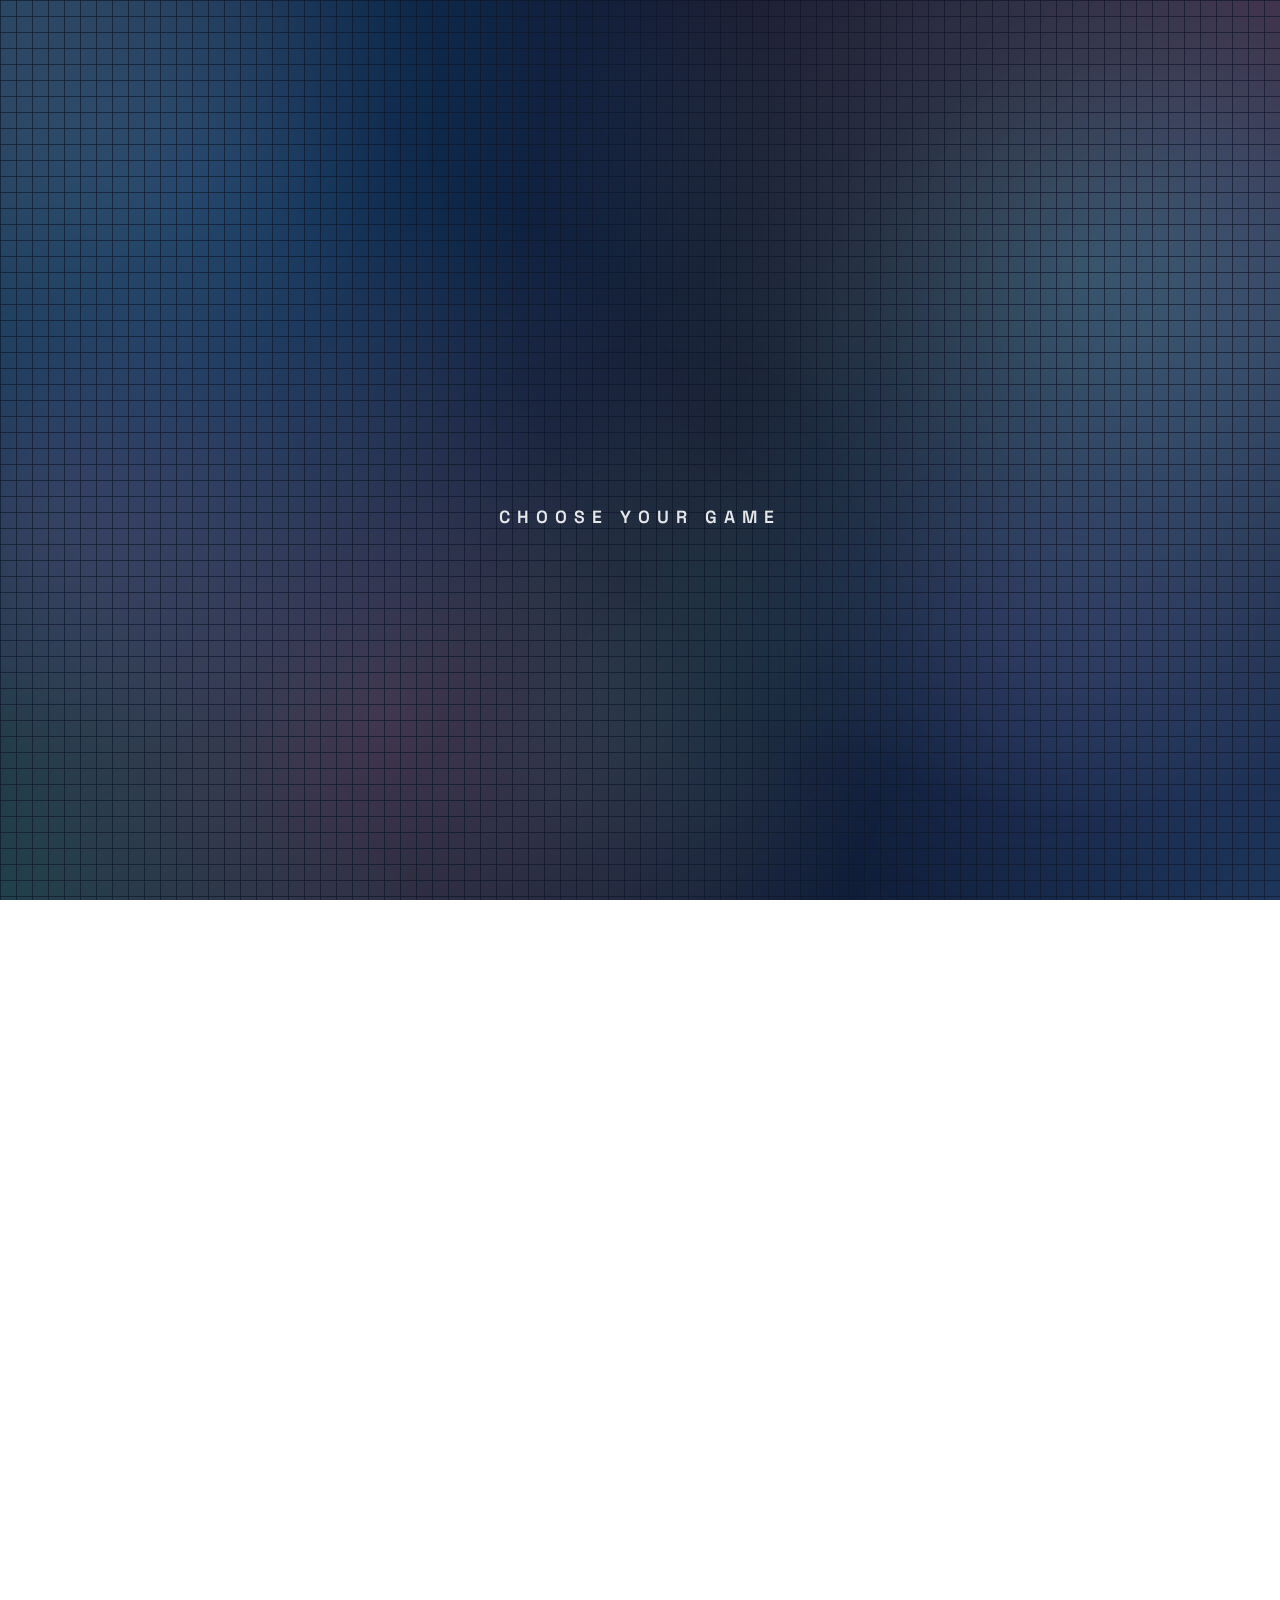
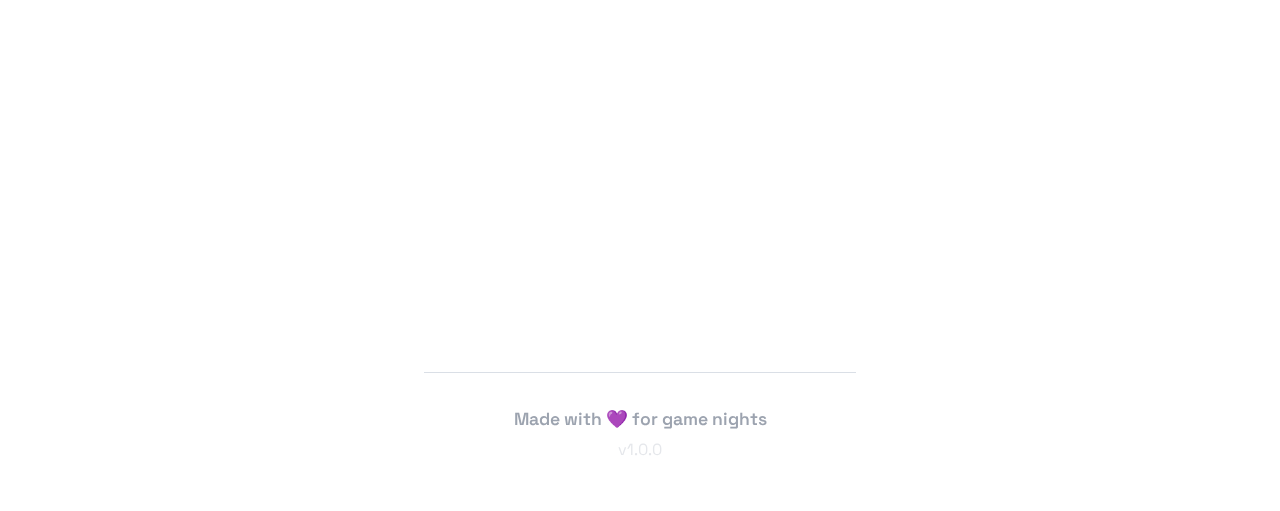
<file: index.html>
<!DOCTYPE html>
<html lang="en">

<head>
  <meta charset="UTF-8">
  <meta name="viewport" content="width=device-width, initial-scale=1.0, maximum-scale=1.0, user-scalable=no">
  <meta name="description"
    content="Meenit's Playground - Mobile party games including Odd One In, Undercover, and Mafia">
  <meta name="theme-color" content="#8B5CF6">
  <title>Meenit's Playground - Party Games</title>

  <!-- Styles -->
  <link rel="stylesheet" href="css/global.css">
  <link rel="stylesheet" href="css/home.css">

  <!-- Preload fonts -->
  <link rel="preconnect" href="https://fonts.googleapis.com">
  <link rel="preconnect" href="https://fonts.gstatic.com" crossorigin>
</head>

<body>
  <!-- Floating Background Elements -->
  <div class="floating-shapes">
    <div class="shape shape-1"></div>
    <div class="shape shape-2"></div>
    <div class="shape shape-3"></div>
    <div class="shape shape-4"></div>
    <div class="shape shape-5"></div>
  </div>

  <div class="container">
    <!-- Hero Section -->
    <header class="hero">
      <div class="logo-container">
        <img src="images/Meenit's Playground.png" alt="Meenit's Playground Logo" class="main-logo">
      </div>
      <h1 class="hero-title">Meenit's Playground</h1>
      <p class="hero-subtitle">Where Friends Become Rivals! 🎭</p>
    </header>

    <!-- Game Selection -->
    <main class="games-section">
      <h2 class="section-title">Choose Your Game</h2>

      <div class="games-grid">
        <!-- Odd One In Card -->
        <div class="game-card" data-game="odd-one-in">
          <div class="game-card-inner">
            <div class="game-icon">
              <img src="images/Odd One In Logo.png" alt="Odd One In">
            </div>
            <h3 class="game-title">Odd One In</h3>
            <p class="game-description">Think fast, answer faster! Spot the odd answers in 10 seconds.</p>
            <div class="game-meta">
              <span class="players">👥 3-∞ Players</span>
              <span class="difficulty">⏱️ Quick Rounds</span>
            </div>
            <a href="games/odd-one-in.html" class="btn btn-primary btn-full play-btn">
              Play Now
            </a>
          </div>
        </div>

        <!-- Undercover Card -->
        <div class="game-card" data-game="undercover">
          <div class="game-card-inner">
            <div class="game-icon">
              <img src="images/Undercover Logo.png" alt="Undercover">
            </div>
            <h3 class="game-title">Undercover</h3>
            <p class="game-description">Agents vs Spies! Find the imposters using your word clues.</p>
            <div class="game-meta">
              <span class="players">👥 4-∞ Players</span>
              <span class="difficulty">🎭 Deception</span>
            </div>
            <a href="games/undercover.html" class="btn btn-primary btn-full play-btn">
              Play Now
            </a>
          </div>
        </div>

        <!-- Mafia Card -->
        <div class="game-card" data-game="mafia">
          <div class="game-card-inner">
            <div class="game-icon">
              <img src="images/Mafia Logo.png" alt="Mafia">
            </div>
            <h3 class="game-title">Mafia</h3>
            <p class="game-description">Classic social deduction! Civilians hunt the hidden Mafia.</p>
            <div class="game-meta">
              <span class="players">👥 5-∞ Players</span>
              <span class="difficulty">🕵️ Strategy</span>
            </div>
            <a href="games/mafia.html" class="btn btn-primary btn-full play-btn">
              Play Now
            </a>
          </div>
        </div>
      </div>
    </main>

    <!-- Footer -->
    <footer class="footer">
      <p class="footer-text">Made with 💜 for game nights</p>
      <p class="footer-version">v1.0.0</p>
    </footer>
  </div>

  <!-- Scripts -->
  <script src="js/utils.js"></script>
  <script>
    // Add ripple effects to all buttons
    document.querySelectorAll('.play-btn').forEach(btn => {
      btn.addEventListener('click', function (e) {
        addRippleEffect(this, e);
      });
    });

    // Add hover animations to game cards
    document.querySelectorAll('.game-card').forEach(card => {
      card.addEventListener('touchstart', function () {
        this.style.transform = 'translateY(-8px)';
      });

      card.addEventListener('touchend', function () {
        this.style.transform = '';
      });
    });

    // Animate elements on load
    window.addEventListener('load', () => {
      document.querySelector('.hero').classList.add('animate-fadeIn');

      const cards = document.querySelectorAll('.game-card');
      cards.forEach((card, index) => {
        setTimeout(() => {
          card.classList.add('animate-fadeIn');
        }, 100 * (index + 1));
      });
    });
  </script>
</body>

</html>
</file>
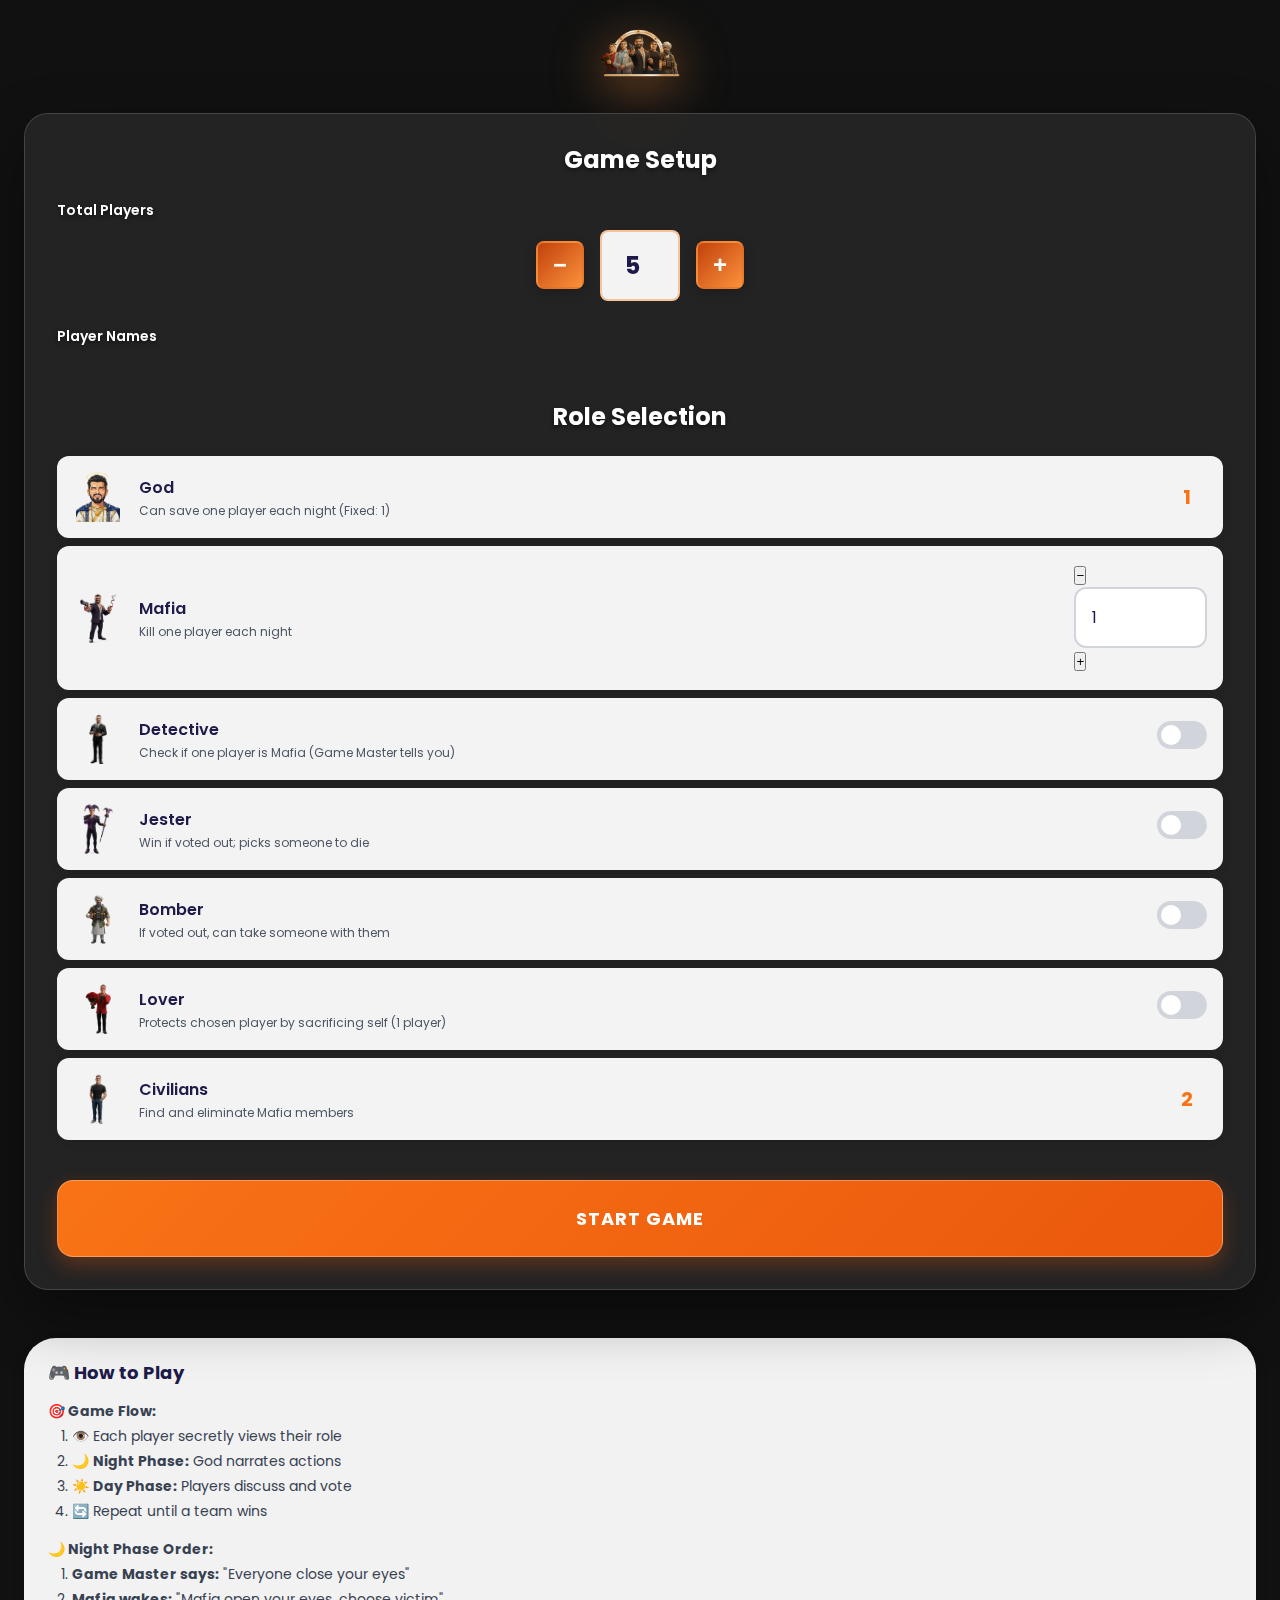
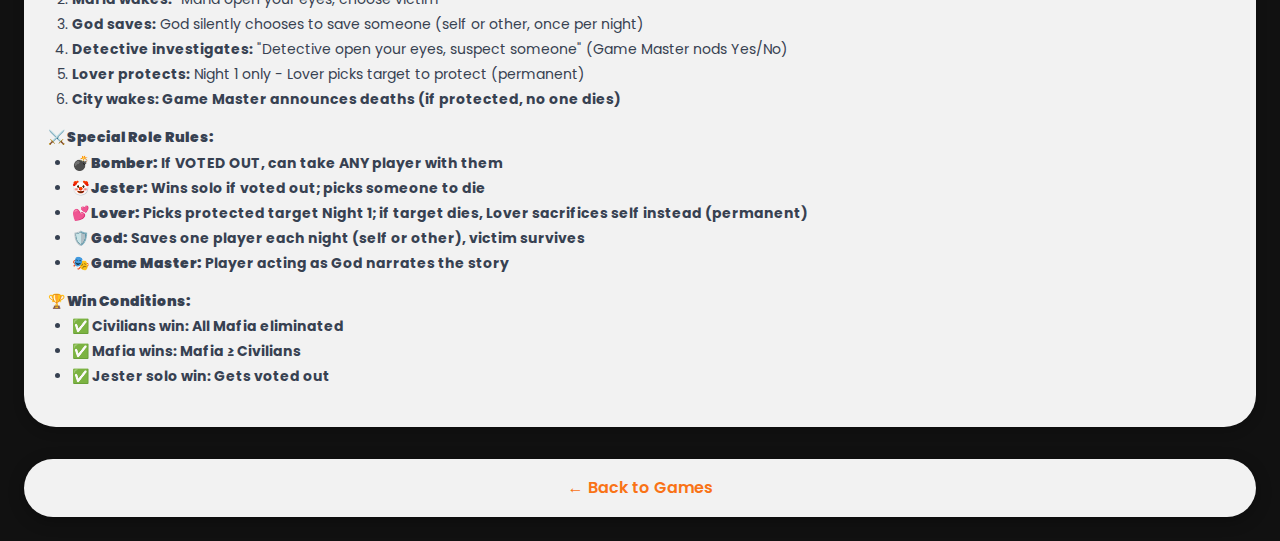
<file: games/mafia.html>
<!DOCTYPE html>
<html lang="en">

<head>
    <meta charset="UTF-8">
    <meta name="viewport" content="width=device-width, initial-scale=1.0, maximum-scale=1.0, user-scalable=no">
    <meta name="description" content="Mafia - Classic social deduction game">
    <meta name="theme-color" content="#F97316">
    <title>Mafia - Meenit's Playground</title>

    <link rel="stylesheet" href="../css/global.css">
    <link rel="stylesheet" href="../css/mafia.css">
</head>

<body>
    <div class="game-container">

        <!-- SCREEN 1: Setup -->
        <div id="screen-setup" class="screen">
            <div class="screen-header">
                <img src="../images/Mafia Logo.png" alt="Mafia" class="game-logo">
            </div>

            <div class="content-card">
                <h2>Game Setup</h2>

                <!-- Player Count -->
                <div class="form-group">
                    <label class="label-white">Total Players</label>
                    <div class="number-input">
                        <button class="number-btn" id="decrease-players">−</button>
                        <input type="number" id="player-count-input" value="5" min="5" max="15" readonly>
                        <button class="number-btn" id="increase-players">+</button>
                    </div>
                </div>

                <!-- Player Names -->
                <div class="form-group">
                    <label class="label-white">Player Names</label>
                    <div id="player-names-container"></div>
                </div>

                <!-- Role Selection -->
                <div class="role-distribution">
                    <h3>Role Selection</h3>

                    <!-- God (Fixed) -->
                    <div class="role-row-with-img">
                        <img src="../images/God.png" alt="God" class="role-icon">
                        <div class="role-info">
                            <span class="role-label">God</span>
                            <p class="role-desc">Can save one player each night (Fixed: 1)</p>
                        </div>
                        <span class="role-value">1</span>
                    </div>

                    <!-- Mafia -->
                    <div class="role-row-with-img">
                        <img src="../images/Mafia.png" alt="Mafia" class="role-icon">
                        <div class="role-info">
                            <span class="role-label">Mafia</span>
                            <p class="role-desc">Kill one player each night</p>
                        </div>
                        <div class="number-input-small">
                            <button class="number-btn-small" id="decrease-mafia">−</button>
                            <input type="number" id="mafia-count" value="1" min="0" max="5" readonly>
                            <button class="number-btn-small" id="increase-mafia">+</button>
                        </div>
                    </div>

                    <!-- Detective -->
                    <div class="role-row-with-img">
                        <img src="../images/Detective.png" alt="Detective" class="role-icon">
                        <div class="role-info">
                            <span class="role-label">Detective</span>
                            <p class="role-desc">Check if one player is Mafia (Game Master tells you)</p>
                        </div>
                        <label class="toggle-switch">
                            <input type="checkbox" id="detective-toggle">
                            <span class="toggle-slider"></span>
                        </label>
                    </div>

                    <!-- Jester -->
                    <div class="role-row-with-img">
                        <img src="../images/Jester.png" alt="Jester" class="role-icon">
                        <div class="role-info">
                            <span class="role-label">Jester</span>
                            <p class="role-desc">Win if voted out; picks someone to die</p>
                        </div>
                        <label class="toggle-switch">
                            <input type="checkbox" id="jester-toggle">
                            <span class="toggle-slider"></span>
                        </label>
                    </div>

                    <!-- Bomber -->
                    <div class="role-row-with-img">
                        <img src="../images/Bomber.png" alt="Bomber" class="role-icon">
                        <div class="role-info">
                            <span class="role-label">Bomber</span>
                            <p class="role-desc">If voted out, can take someone with them</p>
                        </div>
                        <label class="toggle-switch">
                            <input type="checkbox" id="bomber-toggle">
                            <span class="toggle-slider"></span>
                        </label>
                    </div>

                    <!-- Lovers -->
                    <div class="role-row-with-img">
                        <img src="../images/Lover.png" alt="Lover" class="role-icon">
                        <div class="role-info">
                            <span class="role-label">Lover</span>
                            <p class="role-desc">Protects chosen player by sacrificing self (1 player)</p>
                        </div>
                        <label class="toggle-switch">
                            <input type="checkbox" id="lover-toggle">
                            <span class="toggle-slider"></span>
                        </label>
                    </div>

                    <!-- Civilians (Auto-calculated) -->
                    <div class="role-row-with-img">
                        <img src="../images/Civilian.png" alt="Civilian" class="role-icon">
                        <div class="role-info">
                            <span class="role-label">Civilians</span>
                            <p class="role-desc">Find and eliminate Mafia members</p>
                        </div>
                        <span class="role-value" id="civilian-count">2</span>
                    </div>
                </div>

                <button class="btn btn-primary btn-full btn-lg mt-xl" id="start-game-btn">Start Game</button>
            </div>

            <!-- Rules Section -->
            <div class="rules-section-footer">
                <h3>🎮 How to Play</h3>
                <div class="rules-content">
                    <p><strong>🎯 Game Flow:</strong></p>
                    <ol>
                        <li>👁️ Each player secretly views their role</li>
                        <li>🌙 <strong>Night Phase:</strong> God narrates actions</li>
                        <li>☀️ <strong>Day Phase:</strong> Players discuss and vote</li>
                        <li>🔄 Repeat until a team wins</li>
                    </ol>

                    <p><strong>🌙 Night Phase Order:</strong></p>
                    <ol>
                        <li><strong>Game Master says:</strong> "Everyone close your eyes"</li>
                        <li><strong>Mafia wakes:</strong> "Mafia open your eyes, choose victim"</li>
                        <li><strong>God saves:</strong> God silently chooses to save someone (self or other, once per
                            night)</li>
                        <li><strong>Detective investigates:</strong> "Detective open your eyes, suspect someone" (Game
                            Master nods Yes/No)</li>
                        <li><strong>Lover protects:</strong> Night 1 only - Lover picks target to protect (permanent)
                        </li>
                        <li><strong>City wakes:</b> Game Master announces deaths (if protected, no one dies)</li>
                    </ol>

                    <p><strong>⚔️ Special Role Rules:</strong></p>
                    <ul>
                        <li><strong>💣 Bomber:</strong> If VOTED OUT, can take ANY player with them</li>
                        <li><strong>🤡 Jester:</strong> Wins solo if voted out; picks someone to die</li>
                        <li><strong>💕 Lover:</strong> Picks protected target Night 1; if target dies, Lover sacrifices
                            self instead (permanent)</li>
                        <li><strong>🛡️ God:</strong> Saves one player each night (self or other), victim survives</li>
                        <li><strong>🎭 Game Master:</strong> Player acting as God narrates the story</li>
                    </ul>

                    <p><strong>🏆 Win Conditions:</strong></p>
                    <ul>
                        <li>✅ Civilians win: All Mafia eliminated</li>
                        <li>✅ Mafia wins: Mafia ≥ Civilians</li>
                        <li>✅ Jester solo win: Gets voted out</li>
                    </ul>
                </div>
            </div>

            <a href="../index.html" class="back-link">← Back to Games</a>
        </div>

        <!-- REST OF THE SCREENS STAY THE SAME -->

        <!-- SCREEN 2: Pass-Phone Role Viewing -->
        <div id="screen-role-viewing" class="screen hidden">
            <div class="role-viewing-center">
                <h1 class="centered-title">Role Assignment</h1>

                <div class="pass-phone-box">
                    <p class="player-name-large" id="next-viewer-name">Player Name</p>
                </div>

                <button class="btn btn-primary btn-full btn-lg" id="reveal-role-btn">👁️ Reveal My Role</button>
            </div>
        </div>

        <!-- SCREEN 3: Role Card Display -->
        <div id="screen-role-card" class="screen hidden">
            <div class="role-card-container">
                <div class="role-card">
                    <img src="../images/Civilian.png" alt="Role" class="role-image" id="role-image">
                    <h2 class="role-name" id="role-name">Civilian</h2>
                    <p class="role-description" id="role-description">Find the Mafia and eliminate them!</p>
                </div>

                <button class="btn btn-primary btn-full mt-2xl" id="done-viewing-btn">Pass Phone to&nbsp;<span
                        id="next-player-name">Next Player</span></button>
            </div>
        </div>

        <!-- SCREEN 4: GM Overview -->
        <div id="screen-gm-overview" class="screen hidden">
            <div class="screen-header">
                <h1>Game Master Overview</h1>
                <p class="subtitle">All player roles (Game Master only)</p>
            </div>

            <div class="content-card">
                <div id="all-roles-list" class="roles-grid"></div>

                <button class="btn btn-success btn-full btn-lg mt-xl" id="start-night-btn">Start Night Phase</button>
            </div>
        </div>

        <!-- SCREEN 5: Night Phase -->
        <div id="screen-night" class="screen hidden">
            <div class="screen-header">
                <h1>🌙 Night Phase</h1>
                <p class="subtitle">Round <span id="night-round-number">1</span> - Game Master speaks aloud</p>
            </div>

            <div class="content-card">
                <div class="night-instructions">
                    <h3>Game Master Instructions (Read Aloud):</h3>
                    <ol id="night-order-list"></ol>
                </div>

                <button class="btn btn-primary btn-full btn-lg mt-xl" id="end-night-btn">Complete Night Phase</button>
            </div>
        </div>

        <!-- SCREEN 5.5: Night Results (GM Only) -->
        <div id="screen-night-results" class="screen hidden">
            <div class="screen-header">
                <h1>⚖️ Night Results</h1>
                <p class="subtitle">Game Master: Process the night's events</p>
            </div>

            <div class="content-card">
                <div class="form-group">
                    <label>Who did the Mafia target?</label>
                    <select id="mafia-target-select" class="btn btn-outline btn-full text-left">
                        <option value="">Select Victim...</option>
                    </select>
                </div>

                <div class="form-group mt-lg">
                    <label>Who did the God save?</label>
                    <select id="god-target-select" class="btn btn-outline btn-full text-left">
                        <option value="">Select Player...</option>
                    </select>
                </div>

                <div id="night-calc-result" class="mt-xl text-center hidden">
                    <div class="result-box p-lg bg-gray-100 rounded-lg">
                        <p id="night-result-text" class="h3 mb-0"></p>
                    </div>
                </div>

                <button class="btn btn-primary btn-full btn-lg mt-xl" id="calc-night-btn">Calculate Night
                    Result</button>
                <button class="btn btn-success btn-full btn-lg mt-md hidden" id="proceed-to-day-btn">Proceed to Day
                    Phase</button>
            </div>
        </div>

        <!-- SCREEN 6: Day Phase -->
        <div id="screen-day" class="screen hidden">
            <div class="screen-header">
                <h1>☀️ Day Phase</h1>
                <p class="subtitle">Round <span id="day-round-number">1</span> - Discussion & Voting</p>
            </div>

            <div class="content-card">
                <p class="info-text">Discuss and vote! GM can eliminate up to 2 players.</p>

                <div class="alive-players-list">
                    <h3>Select Players to Eliminate (<span id="alive-count">7</span> alive)</h3>
                    <div id="alive-players-container"></div>
                </div>

                <button class="btn btn-danger btn-full btn-lg mt-xl" id="confirm-elimination-btn" disabled>Eliminate
                    Selected Players</button>
                <button class="btn btn-ghost btn-full mt-md" id="skip-elimination-btn">Skip Voting / End Day</button>
            </div>
        </div>

        <!-- SCREEN 7: Winner Screen -->
        <div id="screen-winner" class="screen hidden">
            <div class="confetti-container" id="confetti-container"></div>

            <div class="winner-content">
                <div class="trophy-icon">🏆</div>
                <h1 class="winner-title" id="winner-title">Civilians Win!</h1>

                <div class="winner-details">
                    <h3>Final Roles</h3>
                    <div id="final-roles-list"></div>
                </div>

                <button class="btn btn-primary btn-lg mt-2xl" id="play-again-btn">Play Again</button>
                <a href="../index.html" class="btn btn-ghost btn-lg mt-md">Back to Games</a>
            </div>
        </div>

    </div>

    <!-- Elimination Modal -->
    <div id="elimination-modal" class="modal hidden">
        <div class="modal-content">
            <h3>Select Player to Eliminate</h3>
            <div id="elimination-player-list"></div>
            <button class="btn btn-ghost btn-full mt-md" id="cancel-elimination-btn">Cancel</button>
        </div>
    </div>

    <!-- Role Reveal Modal -->
    <div id="reveal-modal" class="modal hidden">
        <div class="modal-content text-center">
            <h2 id="reveal-player-name" class="mb-lg">Player Name</h2>
            <div class="reveal-card p-xl bg-white rounded-2xl shadow-xl inline-block mb-xl">
                <img id="reveal-role-img" src="../images/Civilian.png" alt="Role" class="role-image mx-auto mb-md">
                <h3 id="reveal-role-name" class="role-name h2 mb-0">Role Name</h3>
            </div>
            <p class="text-gray-600 mb-xl">has been eliminated!</p>
            <button class="btn btn-primary btn-full btn-lg" id="close-reveal-btn">Continue</button>
        </div>
    </div>

    <!-- Bomber Target Modal -->
    <div id="bomber-modal" class="modal hidden">
        <div class="modal-content">
            <h3>💣 Bomber Activated!</h3>
            <p class="modal-text">The Bomber takes someone with them. Select target:</p>
            <div id="bomber-target-list"></div>
        </div>
    </div>

    <!-- Scripts -->
    <script src="../js/utils.js"></script>
    <script src="../js/mafia.js"></script>
</body>

</html>
</file>
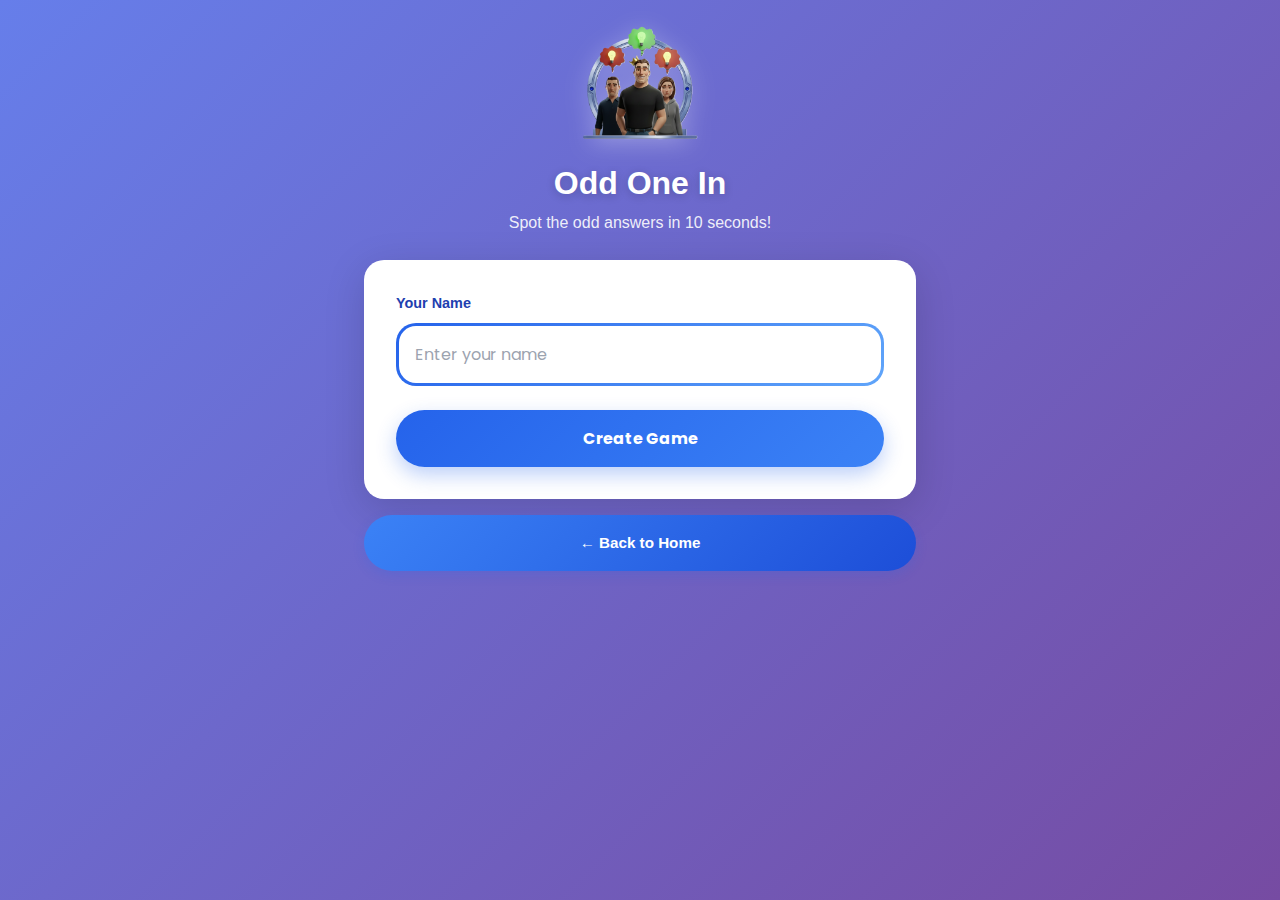
<file: games/odd-one-in.html>
<!DOCTYPE html>
<html lang="en">

<head>
    <meta charset="UTF-8">
    <meta name="viewport" content="width=device-width, initial-scale=1.0, maximum-scale=1.0, user-scalable=no">
    <meta name="description" content="Odd One In - Fast-paced party game">
    <meta name="theme-color" content="#8B5CF6">
    <title>Odd One In - Meenit's Playground</title>

    <link rel="stylesheet" href="../css/global.css">
    <link rel="stylesheet" href="../css/odd-one-in.css">
</head>

<body>
    <div class="game-container">

        <!-- SCREEN 1: Entry Screen (Name + Action) -->
        <div id="screen-entry" class="screen">
            <div class="screen-header">
                <img src="../images/Odd One In Logo.png" alt="Odd One In" class="game-logo">
                <h1>Odd One In</h1>
                <p class="subtitle">Spot the odd answers in 10 seconds!</p>
            </div>

            <div class="content-card">
                <div class="form-group">
                    <label for="entry-name">Your Name</label>
                    <input type="text" id="entry-name" placeholder="Enter your name" autocomplete="off">
                </div>
                <button class="btn btn-primary btn-full btn-lg" id="create-game-btn">Create Game</button>
            </div>

            <a href="../index.html" class="back-link" id="entry-back-home">← Back to Home</a>
        </div>

        <!-- SCREEN 2: Lobby (GM View) -->
        <div id="screen-lobby-gm" class="screen hidden">
            <div class="screen-header">
                <img src="../images/Odd One In Logo.png" alt="Odd One In" class="game-logo-lobby">
                <h1>Odd One In</h1>
                <p class="subtitle">Spot the odd answers in 10 seconds!</p>
            </div>

            <div class="content-card">
                <h2 class="internal-title">Game Lobby</h2>
                <div class="room-code-container">
                    <p class="invite-label">Invite your friends to play! 🎮</p>
                    <div class="invite-actions">
                        <button class="btn btn-whatsapp" id="share-whatsapp-btn">
                            <span class="icon">💬</span> WhatsApp
                        </button>
                        <button class="btn btn-copy" id="copy-link-btn">
                            <span class="icon">📋</span> Copy Link
                        </button>
                    </div>
                </div>

                <div class="players-list">
                    <h3>Players (<span id="player-count-gm">1</span>)</h3>
                    <div id="players-container-gm" class="lobby-player-grid">
                        <!-- Players will be added here -->
                    </div>
                </div>

                <button class="btn btn-primary btn-full btn-lg mt-xl" id="start-game-btn-gm">Start Game</button>
                <a href="../index.html" class="back-link">Back to Home</a>
            </div>

            <!-- Rules in Lobby -->
            <div class="rules-card">
                <div class="rules-header">
                    <span class="rules-icon">🎮</span>
                    <h3>How to Play</h3>
                </div>
                <div class="rules-list">
                    <div class="rule-item">
                        <span class="rule-num">1</span>
                        <p>Everyone gets a unique question to answer secretly.</p>
                    </div>
                    <div class="rule-item">
                        <span class="rule-num">2</span>
                        <p>You have <strong>10 seconds</strong> to type your answer.</p>
                    </div>
                    <div class="rule-item">
                        <span class="rule-num">3</span>
                        <p>Spot the <strong>"Odd One In"</strong> — the answer that doesn't fit the vibe!</p>
                    </div>
                    <div class="rule-item">
                        <span class="rule-num">4</span>
                        <p>Last player standing wins the playground! 🏆</p>
                    </div>
                </div>
            </div>
        </div>

        <!-- SCREEN 2.5: Lobby (Player View) -->
        <div id="screen-lobby-player" class="screen hidden">
            <div class="screen-header">
                <img src="../images/Odd One In Logo.png" alt="Odd One In" class="game-logo-lobby">
                <h1>Odd One In</h1>
                <p class="subtitle">Waiting for Game Master to start the game...</p>
            </div>

            <div class="content-card">
                <h2 class="internal-title">Waiting Room</h2>
                <div class="players-list">
                    <h3>Confirmed Players</h3>
                    <div id="players-container-player" class="lobby-player-grid">
                        <!-- Players will be added here -->
                    </div>
                </div>

                <div class="waiting-pulse mt-xl">
                    <div class="pulse-icon">⏳</div>
                    <p>The Game Master will start the game soon.</p>
                </div>
            </div>

            <!-- Rules in Lobby -->
            <div class="lobby-rules mt-xl">
                <h3>🎮 Game Rules</h3>
                <ul>
                    <li>1️⃣ Everyone gets a question</li>
                    <li>2️⃣ You have 10 seconds to answer</li>
                    <li>3️⃣ Find the "Odd One In" (the answer that doesn't fit)</li>
                    <li>4️⃣ Last player standing wins!</li>
                </ul>
            </div>
        </div>

        <!-- SCREEN 3: Player Join -->
        <div id="screen-player-join" class="screen hidden">
            <div class="screen-header">
                <img src="../images/Odd One In Logo.png" alt="Odd One In" class="game-logo">
                <h1>Join Game</h1>
                <p class="subtitle">Spot the odd answers in 10 seconds!</p>
            </div>

            <div class="content-card">
                <div class="form-group">
                    <label for="player-name">Your Name</label>
                    <input type="text" id="player-name" placeholder="Enter your name" autocomplete="off">
                </div>
                <button class="btn btn-primary btn-full btn-lg" id="join-game-btn">Join Game</button>
            </div>

            <a href="../index.html" class="back-link" id="join-back-home">← Back to Home</a>
        </div>

        <!-- SCREEN 4: Game Playing (Question & Answer) -->
        <div id="screen-playing" class="screen hidden">
            <div class="game-header">
                <div class="round-info">
                    <span class="round-number">Round <span id="current-round">1</span></span>
                    <span class="alive-count"><span id="alive-players">5</span> Players Left</span>
                </div>
            </div>

            <div class="question-container">
                <div class="timer-circle" id="timer-circle">
                    <span class="timer-number" id="timer-display">10</span>
                </div>

                <div class="question-card">
                    <h2 id="question-text">Name a fruit</h2>
                </div>

                <div class="gm-controls" id="gm-controls">
                    <button class="btn btn-sm btn-ghost" id="pause-timer-btn">⏸️ Pause</button>
                    <button class="btn btn-sm btn-ghost" id="reset-timer-btn">🔄 Reset</button>
                    <button class="btn btn-sm btn-ghost" id="edit-question-btn">✏️ Edit</button>
                    <button class="btn btn-sm btn-ghost" id="skip-question-btn">⏭️ Skip</button>
                </div>
            </div>

            <div class="answer-section" id="answer-section">
                <div class="current-player-turn" id="current-player-turn">
                    <p class="turn-label">Current Turn:</p>
                    <p class="player-name-turn" id="player-name-turn">---</p>
                </div>

                <div class="form-group">
                    <input type="text" id="answer-input" placeholder="Type your answer..." autocomplete="off">
                </div>
                <button class="btn btn-primary btn-full" id="submit-answer-btn">Submit Answer</button>
            </div>
        </div>

        <!-- SCREEN 5: Judging Phase -->
        <div id="screen-judging" class="screen hidden">
            <div class="screen-header">
                <h1>Judging Phase</h1>
                <p class="subtitle">Find the odd ones!</p>
            </div>

            <div class="content-card">
                <div class="question-display">
                    <p class="label">Question</p>
                    <p class="question-text-small" id="judging-question">Name a fruit</p>
                </div>

                <div class="answers-list">
                    <h3>Answers (Alphabetical)</h3>
                    <div id="answers-container">
                        <!-- Answer items will be added here -->
                    </div>
                </div>

                <button class="btn btn-success btn-full mt-lg" id="next-round-btn">Continue to Next Round</button>
            </div>
        </div>

        <!-- SCREEN 6: Winner Screen -->
        <div id="screen-winner" class="screen hidden">
            <div class="confetti-container" id="confetti-container"></div>

            <div class="winner-content">
                <div class="trophy-icon">🏆</div>
                <h1 class="winner-title">Winner!</h1>
                <p class="winner-name" id="winner-name">Player Name</p>
                <p class="winner-subtitle">Congratulations! 🎉</p>

                <button class="btn btn-primary btn-lg mt-2xl" id="play-again-btn">Play Again</button>
                <a href="../index.html" class="btn btn-ghost btn-lg mt-md">Back to Games</a>
            </div>
        </div>

        <!-- SCREEN 7: Spectator Mode -->
        <div id="screen-spectator" class="screen hidden">
            <div class="spectator-overlay">
                <div class="spectator-card">
                    <h2>👻 You're Out!</h2>
                    <p>You've been eliminated, but you can still watch the game.</p>
                    <div class="spectator-info">
                        <p class="label">Remaining Players</p>
                        <p class="big-number" id="spectator-alive-count">5</p>
                    </div>
                </div>
            </div>
        </div>

    </div>

    <!-- Edit Question Modal -->
    <div id="edit-question-modal" class="modal hidden">
        <div class="modal-content">
            <h3>Edit Question</h3>
            <div class="form-group">
                <input type="text" id="edit-question-input" placeholder="Enter new question">
            </div>
            <div class="modal-actions">
                <button class="btn btn-primary" id="save-question-btn">Save</button>
                <button class="btn btn-ghost" id="cancel-edit-btn">Cancel</button>
            </div>
        </div>
    </div>

    <!-- Scripts -->
    <script src="../js/utils.js"></script>
    <script src="../js/odd-one-in.js"></script>
</body>

</html>
</file>
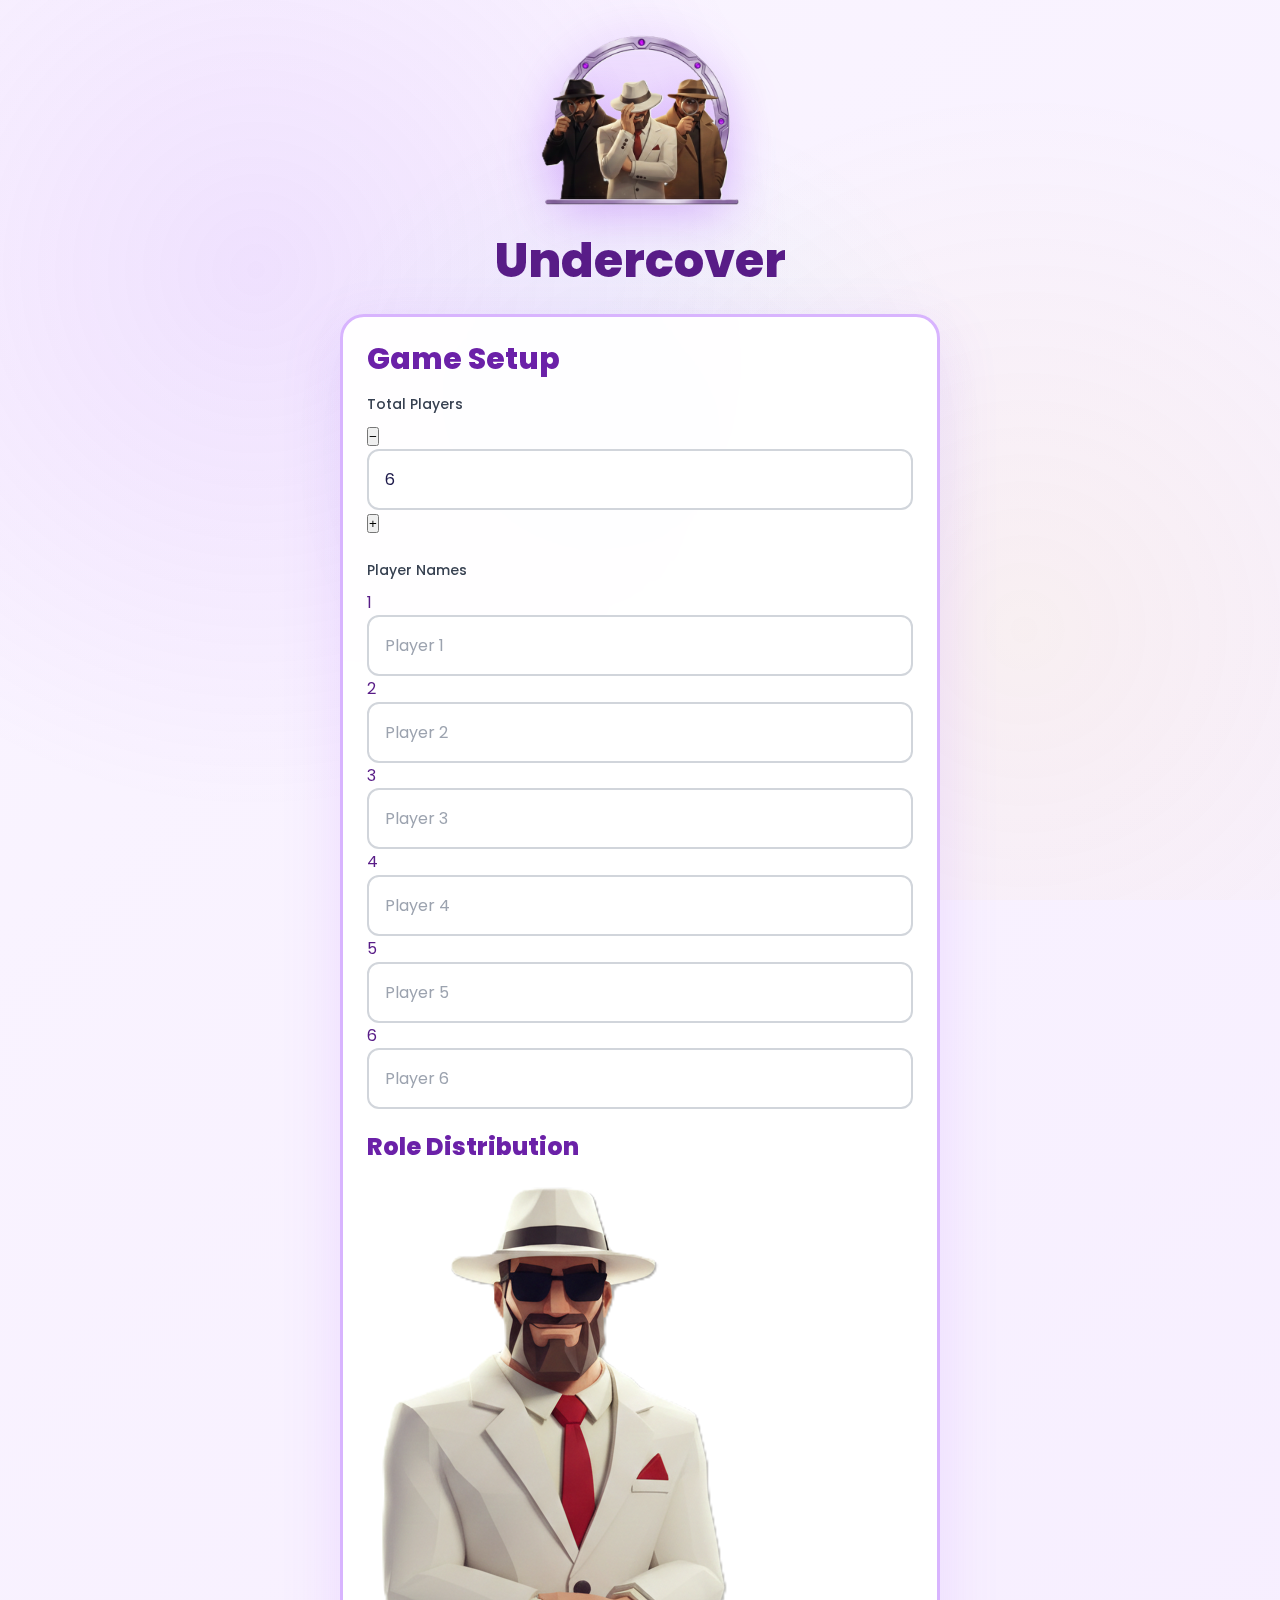
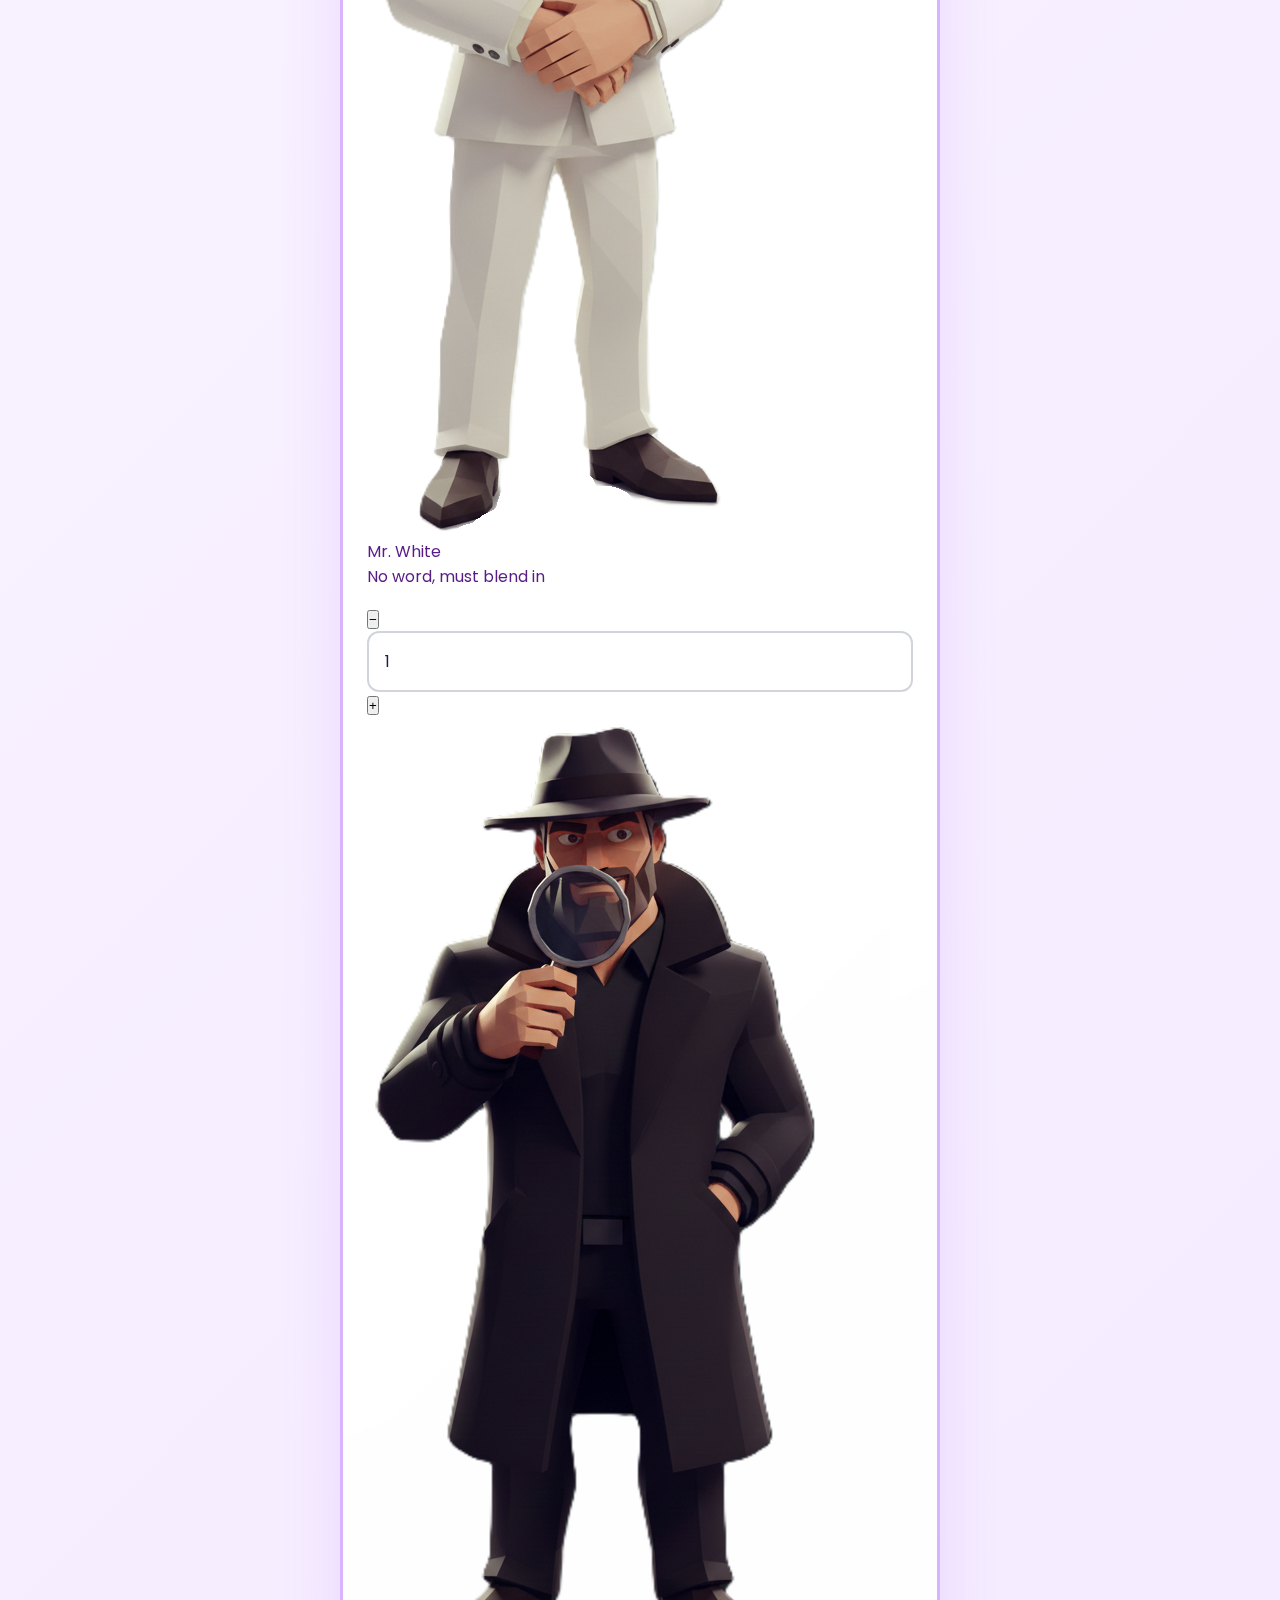
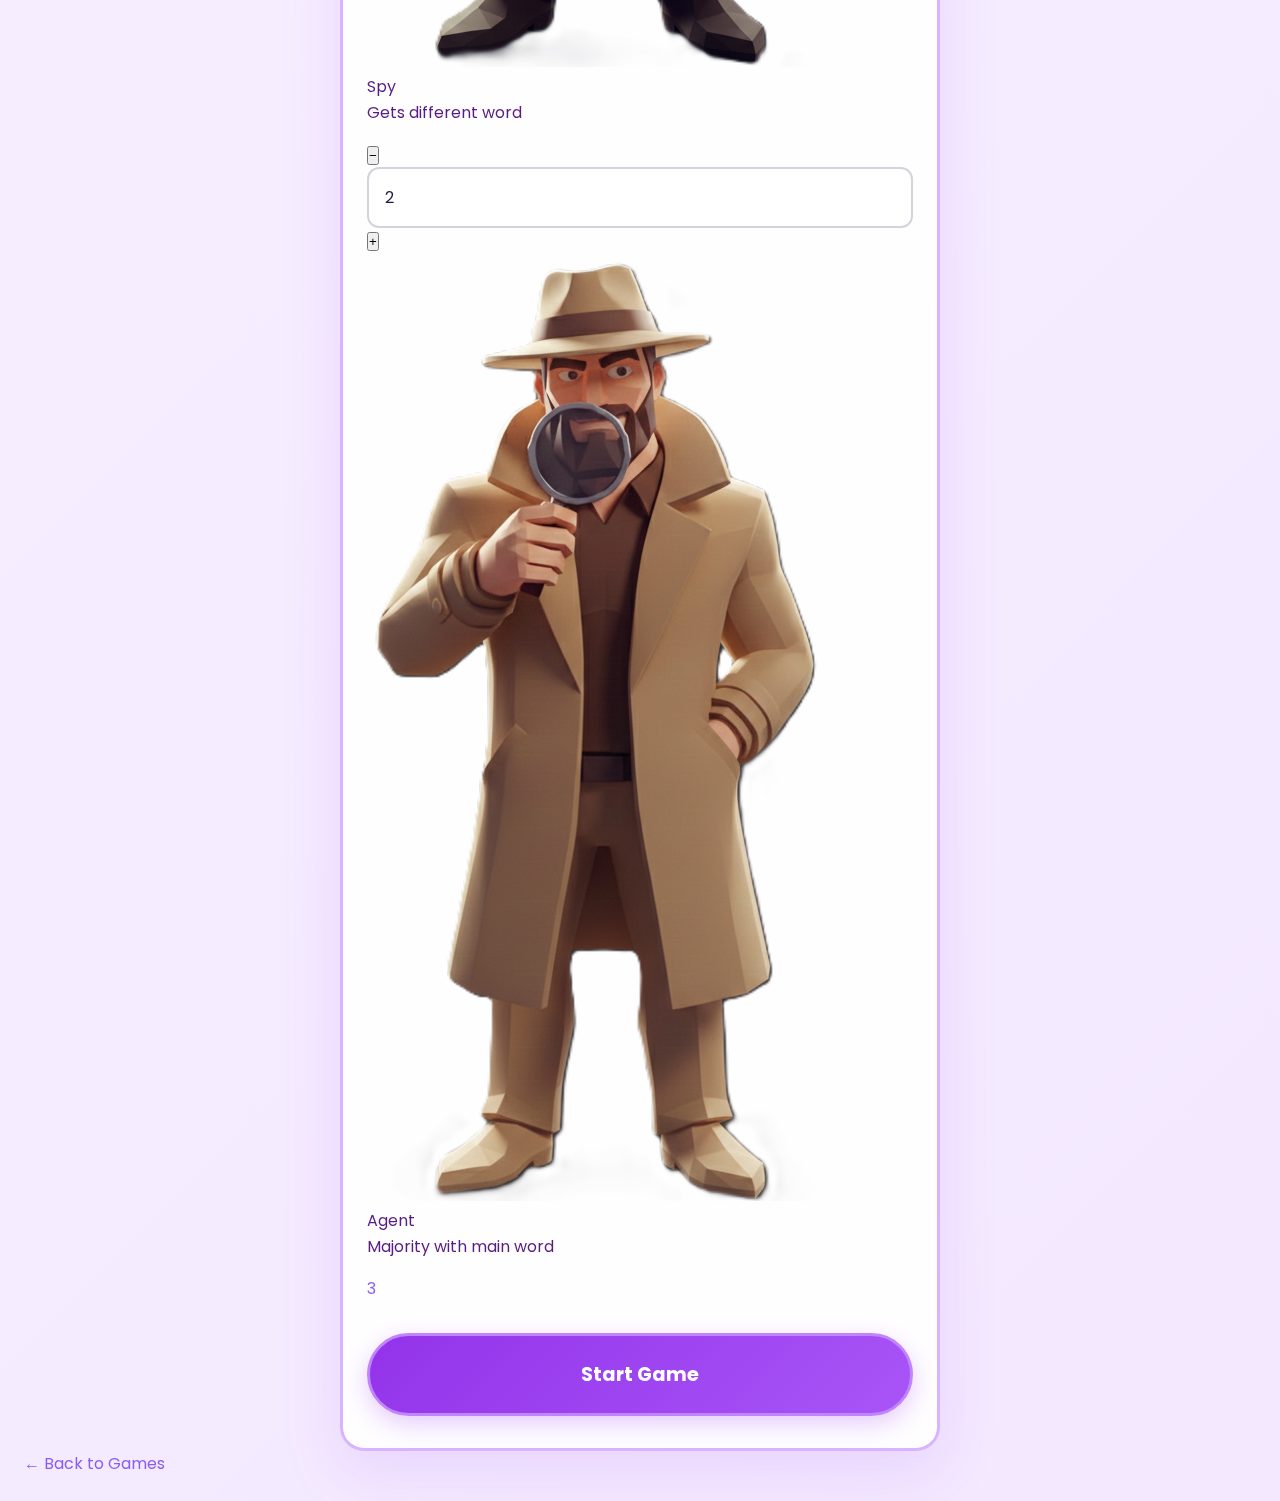
<file: games/undercover.html>
<!DOCTYPE html>
<html lang="en">

<head>
    <meta charset="UTF-8">
    <meta name="viewport" content="width=device-width, initial-scale=1.0, maximum-scale=1.0, user-scalable=no">
    <meta name="description" content="Undercover - Social deduction party game">
    <meta name="theme-color" content="#EC4899">
    <title>Undercover - Meenit's Playground</title>

    <link rel="stylesheet" href="../css/global.css">
    <link rel="stylesheet" href="../css/undercover.css">
</head>

<body>
    <div class="game-container">

        <!-- SCREEN 1: Setup -->
        <div id="screen-setup" class="screen">
            <div class="screen-header">
                <img src="../images/Undercover Logo.png" alt="Undercover" class="game-logo">
                <h1>Undercover</h1>
            </div>

            <div class="content-card">
                <h2>Game Setup</h2>

                <!-- Player Count -->
                <div class="form-group">
                    <label class="label-white">Total Players</label>
                    <div class="number-input">
                        <button class="number-btn" id="decrease-players">−</button>
                        <input type="number" id="player-count-input" value="6" min="4" max="15" readonly>
                        <button class="number-btn" id="increase-players">+</button>
                    </div>
                </div>

                <!-- Player Names -->
                <div class="form-group">
                    <label class="label-white">Player Names</label>
                    <div id="player-names-container"></div>
                </div>

                <!-- Role Distribution -->
                <div class="role-distribution">
                    <h3>Role Distribution</h3>

                    <div class="role-row-with-img">
                        <img src="../images/Mr. White.png" alt="Mr. White" class="role-icon">
                        <div class="role-info">
                            <span class="role-label">Mr. White</span>
                            <p class="role-desc">No word, must blend in</p>
                        </div>
                        <div class="number-input-small">
                            <button class="number-btn-small" id="decrease-mrwhite">−</button>
                            <input type="number" id="mrwhite-count" value="1" min="1" max="3" readonly>
                            <button class="number-btn-small" id="increase-mrwhite">+</button>
                        </div>
                    </div>

                    <div class="role-row-with-img">
                        <img src="../images/Spy.png" alt="Spy" class="role-icon">
                        <div class="role-info">
                            <span class="role-label">Spy</span>
                            <p class="role-desc">Gets different word</p>
                        </div>
                        <div class="number-input-small">
                            <button class="number-btn-small" id="decrease-spies">−</button>
                            <input type="number" id="spies-count" value="2" min="1" max="5" readonly>
                            <button class="number-btn-small" id="increase-spies">+</button>
                        </div>
                    </div>

                    <div class="role-row-with-img">
                        <img src="../images/Agent.png" alt="Agent" class="role-icon">
                        <div class="role-info">
                            <span class="role-label">Agent</span>
                            <p class="role-desc">Majority with main word</p>
                        </div>
                        <span class="role-value" id="agents-count">3</span>
                    </div>
                </div>

                <button class="btn btn-primary btn-full btn-lg mt-xl" id="start-game-btn">Start Game</button>
            </div>

            <a href="../index.html" class="back-link">← Back to Games</a>
        </div>

        <!-- SCREEN 2: Pass-Phone Role Viewing -->
        <div id="screen-role-viewing" class="screen hidden">
            <div class="role-viewing-center">
                <h1 class="centered-title">Role Assignment</h1>

                <div class="pass-phone-box">
                    <p class="player-name-large" id="next-viewer-name">Player Name</p>
                </div>

                <button class="btn btn-primary btn-full btn-lg" id="reveal-role-btn">👁️ Reveal My Role</button>
            </div>
        </div>

        <!-- SCREEN 3: Role Card Display -->
        <div id="screen-role-card" class="screen hidden">
            <div class="role-card-container">
                <h1 class="centered-title">Your Role</h1>

                <div class="role-card">
                    <img src="../images/Agent.png" alt="Role" class="role-image" id="role-image">
                    <div class="word-display" id="word-display-card">
                        <p class="word-text" id="word-text">Escalator</p>
                    </div>
                </div>

                <button class="btn btn-primary btn-full mt-2xl" id="done-viewing-btn">Pass Phone to <span
                        id="next-player-name">Next Player</span></button>
            </div>
        </div>

        <!-- SCREEN 4: Word Rounds -->
        <div id="screen-word-round" class="screen hidden">
            <div class="game-round-header">
                <h1 class="centered-title">Round <span id="word-round-number">1</span></h1>

                <div class="speaking-order-section">
                    <h3>Speaking Order</h3>
                    <div id="speaking-order-list"></div>
                </div>
            </div>

            <div class="content-card">
                <div class="elimination-section">
                    <h3>Eliminate Player (Vote 1)</h3>
                    <div id="elimination-list"></div>
                </div>

                <button class="btn btn-success btn-full btn-lg mt-lg" id="next-word-round-btn" disabled>Confirm
                    Elimination</button>
            </div>
        </div>

        <!-- SCREEN 5: Mr. White Guess -->
        <div id="screen-mrwhite-guess" class="screen hidden">
            <div class="screen-header">
                <h1>Mr. White's Guess</h1>
                <p class="subtitle">Guess both words correctly to win!</p>
            </div>

            <div class="content-card">
                <p class="info-text">Mr. White has been eliminated. They can guess both words to win!</p>

                <div class="form-group">
                    <label>Guess Word 1</label>
                    <input type="text" id="guess-word1" placeholder="Enter first word" autocomplete="off">
                </div>

                <div class="form-group">
                    <label>Guess Word 2</label>
                    <input type="text" id="guess-word2" placeholder="Enter second word" autocomplete="off">
                </div>

                <button class="btn btn-primary btn-full" id="submit-guess-btn">Submit Guess</button>
                <button class="btn btn-ghost btn-full mt-sm" id="skip-guess-btn">Skip (Wrong Guess)</button>
            </div>
        </div>

        <!-- SCREEN 6: Winner Screen -->
        <div id="screen-winner" class="screen hidden">
            <div class="confetti-container" id="confetti-container"></div>

            <div class="winner-content">
                <div class="trophy-icon">🏆</div>
                <h1 class="winner-title" id="winner-title">Agents Win!</h1>
                <div class="winner-details">
                    <h3>Final Roles</h3>
                    <div id="role-reveals-list"></div>
                </div>

                <button class="btn btn-primary btn-lg mt-2xl" id="play-again-btn">Play Again</button>
                <a href="../index.html" class="btn btn-ghost btn-lg mt-md">Back to Games</a>
            </div>
        </div>

    </div>

    <!-- Rules Modal -->
    <div id="rules-modal" class="modal hidden">
        <div class="modal-content-rules">

            <h2>How to Play Undercover</h2>

            <div class="rules-section">
                <h3>🎯 Objective</h3>
                <ul class="rules-list">
                    <li><strong>Agents:</strong> Find and eliminate all Spies and Mr. Whites</li>
                    <li><strong>Spies:</strong> Blend in with Agents and survive</li>
                    <li><strong>Mr. White:</strong> Survive without knowing any word, OR guess both words if eliminated
                    </li>
                </ul>
            </div>

            <div class="rules-section">
                <h3>👥 Roles Explained</h3>

                <div class="role-explain">
                    <div class="role-explain-header">
                        <img src="../images/Agent.png" alt="Agent" class="role-explain-icon">
                        <strong>Agent (Majority)</strong>
                    </div>
                    <p>You get Word 1. You DON'T know you're an Agent! Find the Spies and Mr. Whites by listening to
                        clues.</p>
                </div>

                <div class="role-explain">
                    <div class="role-explain-header">
                        <img src="../images/Spy.png" alt="Spy" class="role-explain-icon">
                        <strong>Spy (Minority)</strong>
                    </div>
                    <p>You get Word 2. You DON'T know you're a Spy! Blend in and pretend you have the same word as the
                        majority.</p>
                </div>

                <div class="role-explain">
                    <div class="role-explain-header">
                        <img src="../images/Mr. White.png" alt="Mr. White" class="role-explain-icon">
                        <strong>Mr. White (Wildcard)</strong>
                    </div>
                    <p>You get NO WORD at all. You KNOW you are Mr. White. Blend in without knowing either word, or win
                        by guessing both if eliminated. You can volunteer to be eliminated if you figure out the words!
                    </p>
                </div>
            </div>

            <div class="rules-section">
                <h3>🏆 Win Conditions</h3>
                <ul class="rules-list">
                    <li><strong>Agents Win:</strong> All Spies + Mr. Whites eliminated</li>
                    <li><strong>Spies/Mr. White Win:</strong> (Spies + Mr. Whites) ≥ Agents<br><small>Example: 2 Spies +
                            1 Mr. White = 3, Agents = 2 → Spies win!</small></li>
                    <li><strong>Mr. White Solo Win:</strong> Both words guessed correctly after elimination</li>
                </ul>
            </div>
        </div>
    </div>

    <!-- Scripts -->
    <script src="../js/utils.js"></script>
    <script src="../js/undercover.js"></script>
</body>

</html>
</file>
<file: css/global.css>
/* ================================
   MEENIT'S PLAYGROUND - GLOBAL STYLES
   Mobile-First Party Games Platform
   ================================ */

/* Import Fonts */
@import url('https://fonts.googleapis.com/css2?family=Poppins:wght@300;400;500;600;700;800&display=swap');

/* ================================
   CSS CUSTOM PROPERTIES
   ================================ */
:root {
  /* Colors - Vibrant & Playful */
  --primary: #8B5CF6;        /* Deep Purple */
  --primary-light: #A78BFA;  
  --primary-dark: #7C3AED;   
  --secondary: #EC4899;      /* Hot Pink */
  --secondary-light: #F472B6;
  --secondary-dark: #DB2777; 
  --accent: #F97316;         /* Orange */
  --accent-light: #FB923C;   
  --success: #10B981;        /* Emerald Green */
  --danger: #EF4444;         /* Red */
  --warning: #F59E0B;        /* Amber */
  --dark: #1E1B4B;           /* Deep Navy */
  --dark-light: #312E81;     
  --light: #FFFFFF;          
  --gray-50: #F9FAFB;
  --gray-100: #F3F4F6;
  --gray-200: #E5E7EB;
  --gray-300: #D1D5DB;
  --gray-400: #9CA3AF;
  --gray-500: #6B7280;
  --gray-600: #4B5563;
  --gray-700: #374151;
  --gray-800: #1F2937;
  --gray-900: #111827;
  
  /* Gradients */
  --gradient-primary: linear-gradient(135deg, #8B5CF6 0%, #EC4899 100%);
  --gradient-secondary: linear-gradient(135deg, #F97316 0%, #EC4899 100%);
  --gradient-dark: linear-gradient(135deg, #1E1B4B 0%, #312E81 100%);
  --gradient-success: linear-gradient(135deg, #10B981 0%, #3B82F6 100%);
  
  /* Spacing */
  --spacing-xs: 0.25rem;    /* 4px */
  --spacing-sm: 0.5rem;     /* 8px */
  --spacing-md: 1rem;       /* 16px */
  --spacing-lg: 1.5rem;     /* 24px */
  --spacing-xl: 2rem;       /* 32px */
  --spacing-2xl: 3rem;      /* 48px */
  --spacing-3xl: 4rem;      /* 64px */
  
  /* Typography */
  --font-family: 'Poppins', -apple-system, BlinkMacSystemFont, 'Segoe UI', sans-serif;
  --font-size-xs: 0.75rem;   /* 12px */
  --font-size-sm: 0.875rem;  /* 14px */
  --font-size-base: 1rem;    /* 16px */
  --font-size-lg: 1.125rem;  /* 18px */
  --font-size-xl: 1.25rem;   /* 20px */
  --font-size-2xl: 1.5rem;   /* 24px */
  --font-size-3xl: 1.875rem; /* 30px */
  --font-size-4xl: 2.25rem;  /* 36px */
  --font-size-5xl: 3rem;     /* 48px */
  
  --font-weight-light: 300;
  --font-weight-normal: 400;
  --font-weight-medium: 500;
  --font-weight-semibold: 600;
  --font-weight-bold: 700;
  --font-weight-extrabold: 800;
  
  /* Border Radius */
  --radius-sm: 0.375rem;   /* 6px */
  --radius-md: 0.5rem;     /* 8px */
  --radius-lg: 0.75rem;    /* 12px */
  --radius-xl: 1rem;       /* 16px */
  --radius-2xl: 1.5rem;    /* 24px */
  --radius-full: 9999px;   
  
  /* Shadows */
  --shadow-sm: 0 1px 2px 0 rgba(0, 0, 0, 0.05);
  --shadow-md: 0 4px 6px -1px rgba(0, 0, 0, 0.1), 0 2px 4px -1px rgba(0, 0, 0, 0.06);
  --shadow-lg: 0 10px 15px -3px rgba(0, 0, 0, 0.1), 0 4px 6px -2px rgba(0, 0, 0, 0.05);
  --shadow-xl: 0 20px 25px -5px rgba(0, 0, 0, 0.1), 0 10px 10px -5px rgba(0, 0, 0, 0.04);
  --shadow-2xl: 0 25px 50px -12px rgba(0, 0, 0, 0.25);
  --shadow-glow: 0 0 20px rgba(139, 92, 246, 0.5);
  
  /* Transitions */
  --transition-fast: 150ms ease-in-out;
  --transition-base: 250ms ease-in-out;
  --transition-slow: 350ms ease-in-out;
  
  /* Z-index */
  --z-base: 1;
  --z-dropdown: 10;
  --z-sticky: 20;
  --z-modal: 50;
  --z-toast: 100;
  
  /* Touch Targets */
  --touch-target-min: 44px;
}

/* ================================
   RESET & BASE STYLES
   ================================ */
* {
  margin: 0;
  padding: 0;
  box-sizing: border-box;
}

html {
  font-size: 16px;
  -webkit-font-smoothing: antialiased;
  -moz-osx-font-smoothing: grayscale;
}

body {
  font-family: var(--font-family);
  font-size: var(--font-size-base);
  font-weight: var(--font-weight-normal);
  line-height: 1.6;
  color: var(--dark);
  background-color: var(--gray-50);
  overflow-x: hidden;
}

/* ================================
   TYPOGRAPHY
   ================================ */
h1, h2, h3, h4, h5, h6 {
  font-weight: var(--font-weight-bold);
  line-height: 1.2;
  margin-bottom: var(--spacing-md);
}

h1 {
  font-size: var(--font-size-4xl);
  font-weight: var(--font-weight-extrabold);
}

h2 {
  font-size: var(--font-size-3xl);
}

h3 {
  font-size: var(--font-size-2xl);
}

h4 {
  font-size: var(--font-size-xl);
}

h5 {
  font-size: var(--font-size-lg);
}

h6 {
  font-size: var(--font-size-base);
}

p {
  margin-bottom: var(--spacing-md);
}

a {
  color: var(--primary);
  text-decoration: none;
  transition: color var(--transition-base);
}

a:hover {
  color: var(--primary-dark);
}

/* ================================
   BUTTONS
   ================================ */
.btn {
  display: inline-flex;
  align-items: center;
  justify-content: center;
  min-height: var(--touch-target-min);
  padding: var(--spacing-md) var(--spacing-xl);
  font-family: var(--font-family);
  font-size: var(--font-size-base);
  font-weight: var(--font-weight-semibold);
  text-align: center;
  border: none;
  border-radius: var(--radius-xl);
  cursor: pointer;
  transition: all var(--transition-base);
  user-select: none;
  -webkit-tap-highlight-color: transparent;
  box-shadow: var(--shadow-md);
}

.btn:active {
  transform: scale(0.95);
}

.btn:disabled {
  opacity: 0.5;
  cursor: not-allowed;
  pointer-events: none;
}

/* Button Variants */
.btn-primary {
  background: var(--gradient-primary);
  color: var(--light);
  box-shadow: var(--shadow-lg);
}

.btn-primary:hover {
  box-shadow: var(--shadow-xl), var(--shadow-glow);
  transform: translateY(-2px);
}

.btn-secondary {
  background: var(--gradient-secondary);
  color: var(--light);
}

.btn-secondary:hover {
  box-shadow: var(--shadow-xl);
  transform: translateY(-2px);
}

.btn-success {
  background: var(--success);
  color: var(--light);
}

.btn-danger {
  background: var(--danger);
  color: var(--light);
}

.btn-outline {
  background: transparent;
  color: var(--primary);
  border: 2px solid var(--primary);
  box-shadow: none;
}

.btn-outline:hover {
  background: var(--primary);
  color: var(--light);
}

.btn-ghost {
  background: transparent;
  color: var(--gray-700);
  box-shadow: none;
}

.btn-ghost:hover {
  background: var(--gray-100);
}

/* Button Sizes */
.btn-sm {
  min-height: 36px;
  padding: var(--spacing-sm) var(--spacing-lg);
  font-size: var(--font-size-sm);
}

.btn-lg {
  min-height: 56px;
  padding: var(--spacing-lg) var(--spacing-2xl);
  font-size: var(--font-size-lg);
}

.btn-full {
  width: 100%;
}

/* ================================
   FORM ELEMENTS
   ================================ */
input,
textarea,
select {
  width: 100%;
  min-height: var(--touch-target-min);
  padding: var(--spacing-md);
  font-family: var(--font-family);
  font-size: var(--font-size-base);
  color: var(--dark);
  background-color: var(--light);
  border: 2px solid var(--gray-300);
  border-radius: var(--radius-lg);
  transition: all var(--transition-base);
  -webkit-appearance: none;
  appearance: none;
}

input:focus,
textarea:focus,
select:focus {
  outline: none;
  border-color: var(--primary);
  box-shadow: 0 0 0 3px rgba(139, 92, 246, 0.1);
}

input::placeholder,
textarea::placeholder {
  color: var(--gray-400);
}

label {
  display: block;
  margin-bottom: var(--spacing-sm);
  font-size: var(--font-size-sm);
  font-weight: var(--font-weight-medium);
  color: var(--gray-700);
}

.form-group {
  margin-bottom: var(--spacing-lg);
}

/* ================================
   CARDS
   ================================ */
.card {
  background: var(--light);
  border-radius: var(--radius-2xl);
  padding: var(--spacing-xl);
  box-shadow: var(--shadow-lg);
  transition: all var(--transition-base);
}

.card:hover {
  box-shadow: var(--shadow-xl);
  transform: translateY(-4px);
}

.card-glass {
  background: rgba(255, 255, 255, 0.1);
  backdrop-filter: blur(10px);
  -webkit-backdrop-filter: blur(10px);
  border: 1px solid rgba(255, 255, 255, 0.2);
}

/* ================================
   UTILITY CLASSES
   ================================ */
.container {
  width: 100%;
  max-width: 428px;
  margin: 0 auto;
  padding: 0 var(--spacing-lg);
}

.text-center {
  text-align: center;
}

.text-left {
  text-align: left;
}

.text-right {
  text-align: right;
}

.mt-0 { margin-top: 0; }
.mt-sm { margin-top: var(--spacing-sm); }
.mt-md { margin-top: var(--spacing-md); }
.mt-lg { margin-top: var(--spacing-lg); }
.mt-xl { margin-top: var(--spacing-xl); }
.mt-2xl { margin-top: var(--spacing-2xl); }

.mb-0 { margin-bottom: 0; }
.mb-sm { margin-bottom: var(--spacing-sm); }
.mb-md { margin-bottom: var(--spacing-md); }
.mb-lg { margin-bottom: var(--spacing-lg); }
.mb-xl { margin-bottom: var(--spacing-xl); }
.mb-2xl { margin-bottom: var(--spacing-2xl); }

.hidden {
  display: none !important;
}

.flex {
  display: flex;
}

.flex-col {
  flex-direction: column;
}

.items-center {
  align-items: center;
}

.justify-center {
  justify-content: center;
}

.justify-between {
  justify-content: space-between;
}

.gap-sm { gap: var(--spacing-sm); }
.gap-md { gap: var(--spacing-md); }
.gap-lg { gap: var(--spacing-lg); }
.gap-xl { gap: var(--spacing-xl); }

/* ================================
   ANIMATIONS
   ================================ */

/* Page Transitions */
@keyframes slideIn {
  from {
    transform: translateX(100%);
    opacity: 0;
  }
  to {
    transform: translateX(0);
    opacity: 1;
  }
}

@keyframes slideOut {
  from {
    transform: translateX(0);
    opacity: 1;
  }
  to {
    transform: translateX(-100%);
    opacity: 0;
  }
}

@keyframes fadeIn {
  from {
    opacity: 0;
  }
  to {
    opacity: 1;
  }
}

@keyframes fadeOut {
  from {
    opacity: 1;
  }
  to {
    opacity: 0;
  }
}

/* Button Interactions */
@keyframes tapBounce {
  0%, 100% {
    transform: scale(1);
  }
  50% {
    transform: scale(0.95);
  }
}

@keyframes ripple {
  0% {
    transform: scale(0);
    opacity: 1;
  }
  100% {
    transform: scale(2);
    opacity: 0;
  }
}

/* Card Reveals */
@keyframes flipCard {
  0% {
    transform: perspective(1000px) rotateY(0deg);
  }
  50% {
    transform: perspective(1000px) rotateY(90deg);
  }
  100% {
    transform: perspective(1000px) rotateY(0deg);
  }
}

/* Error Feedback */
@keyframes shake {
  0%, 100% {
    transform: translateX(0);
  }
  10%, 30%, 50%, 70%, 90% {
    transform: translateX(-8px);
  }
  20%, 40%, 60%, 80% {
    transform: translateX(8px);
  }
}

/* Waiting States */
@keyframes pulse {
  0%, 100% {
    transform: scale(1);
    opacity: 1;
  }
  50% {
    transform: scale(1.05);
    opacity: 0.8;
  }
}

@keyframes spin {
  from {
    transform: rotate(0deg);
  }
  to {
    transform: rotate(360deg);
  }
}

/* Confetti Particles */
@keyframes confettiFall {
  0% {
    transform: translateY(-100vh) rotate(0deg);
    opacity: 1;
  }
  100% {
    transform: translateY(100vh) rotate(720deg);
    opacity: 0;
  }
}

/* Floating Elements */
@keyframes float {
  0%, 100% {
    transform: translateY(0) rotate(0deg);
  }
  50% {
    transform: translateY(-20px) rotate(5deg);
  }
}

@keyframes floatSlow {
  0%, 100% {
    transform: translate(0, 0);
  }
  25% {
    transform: translate(10px, -10px);
  }
  50% {
    transform: translate(-5px, -20px);
  }
  75% {
    transform: translate(-10px, -10px);
  }
}

/* Count-up Animation for Timers */
@keyframes countPulse {
  0% {
    transform: scale(1);
  }
  50% {
    transform: scale(1.2);
    color: var(--danger);
  }
  100% {
    transform: scale(1);
  }
}

/* Animation Classes */
.animate-slideIn {
  animation: slideIn 0.3s ease-out forwards;
}

.animate-fadeIn {
  animation: fadeIn 0.3s ease-out forwards;
}

.animate-shake {
  animation: shake 0.5s ease-in-out;
}

.animate-pulse {
  animation: pulse 2s ease-in-out infinite;
}

.animate-spin {
  animation: spin 1s linear infinite;
}

.animate-float {
  animation: float 3s ease-in-out infinite;
}

/* ================================
   RESPONSIVE DESIGN
   ================================ */

/* Mobile Small (375px minimum) */
@media (max-width: 374px) {
  html {
    font-size: 14px;
  }
}

/* Mobile Large (428px+) */
@media (min-width: 428px) {
  .container {
    max-width: 428px;
  }
}

/* Tablet (768px+) */
@media (min-width: 768px) {
  .container {
    max-width: 720px;
  }
  
  h1 {
    font-size: var(--font-size-5xl);
  }
}

/* Desktop (1024px+) */
@media (min-width: 1024px) {
  .container {
    max-width: 960px;
  }
}

/* ================================
   ACCESSIBILITY
   ================================ */
.sr-only {
  position: absolute;
  width: 1px;
  height: 1px;
  padding: 0;
  margin: -1px;
  overflow: hidden;
  clip: rect(0, 0, 0, 0);
  white-space: nowrap;
  border-width: 0;
}

/* Focus Styles */
*:focus-visible {
  outline: 2px solid var(--primary);
  outline-offset: 2px;
}

/* Reduced Motion */
@media (prefers-reduced-motion: reduce) {
  *,
  *::before,
  *::after {
    animation-duration: 0.01ms !important;
    animation-iteration-count: 1 !important;
    transition-duration: 0.01ms !important;
  }
}
</file>
<file: css/home.css>
/* ================================
   HOME PAGE - FUTURISTIC HUB THEME
   Neon grid, sci‑fi vibe
   ================================ */

@import url('https://fonts.googleapis.com/css2?family=Space+Grotesk:wght@400;500;600;700&display=swap');

body {
    min-height: 100vh;
    font-family: 'Space Grotesk', system-ui, -apple-system, BlinkMacSystemFont, 'Segoe UI', sans-serif;
    background:
        radial-gradient(circle at 0% 0%, rgba(56, 189, 248, 0.25) 0%, transparent 55%),
        radial-gradient(circle at 100% 0%, rgba(244, 114, 182, 0.25) 0%, transparent 55%),
        radial-gradient(circle at 0% 100%, rgba(94, 234, 212, 0.25) 0%, transparent 55%),
        radial-gradient(circle at 100% 100%, rgba(96, 165, 250, 0.3) 0%, transparent 55%),
        linear-gradient(145deg, #020617 0%, #020617 35%, #020617 55%, #020617 100%);
    background-attachment: fixed;
    position: relative;
    overflow-x: hidden;
    color: #e5e7eb;
}

body::after {
    content: '';
    position: fixed;
    inset: 0;
    background:
        repeating-linear-gradient(to right,
            rgba(15, 23, 42, 0.7) 0,
            rgba(15, 23, 42, 0.7) 1px,
            transparent 1px,
            transparent 16px),
        repeating-linear-gradient(to bottom,
            rgba(15, 23, 42, 0.7) 0,
            rgba(15, 23, 42, 0.7) 1px,
            transparent 1px,
            transparent 16px),
        radial-gradient(circle at 15% 20%, rgba(59, 130, 246, 0.25) 0%, transparent 45%),
        radial-gradient(circle at 85% 30%, rgba(94, 234, 212, 0.25) 0%, transparent 45%),
        radial-gradient(circle at 30% 80%, rgba(244, 114, 182, 0.25) 0%, transparent 45%);
    pointer-events: none;
    z-index: 0;
    opacity: 0.9;
    animation: gridDrift 30s linear infinite;
}

@keyframes gridDrift {
    0% {
        transform: translate3d(0, 0, 0);
    }

    100% {
        transform: translate3d(-24px, -24px, 0);
    }
}

/* ================================
   FLOATING SHAPES - MULTICOLOR
   ================================ */
.floating-shapes {
    position: fixed;
    top: 0;
    left: 0;
    width: 100%;
    height: 100%;
    z-index: 0;
    pointer-events: none;
    overflow: hidden;
}

.shape {
    position: absolute;
    border-radius: 50%;
    opacity: 0.12;
    filter: blur(90px);
    animation: float 25s ease-in-out infinite;
}

.shape-1 {
    width: 450px;
    height: 450px;
    background: linear-gradient(135deg, #FB923C, #FDBA74);
    /* Orange */
    top: -150px;
    left: -150px;
    animation: float 22s ease-in-out infinite, colorShift1 14s ease-in-out infinite;
}

.shape-2 {
    width: 400px;
    height: 400px;
    background: linear-gradient(135deg, #3B82F6, #60A5FA);
    /* Blue */
    top: 10%;
    right: -120px;
    animation: float 26s ease-in-out infinite reverse, colorShift2 16s ease-in-out infinite;
}

.shape-3 {
    width: 350px;
    height: 350px;
    background: linear-gradient(135deg, #10B981, #34D399);
    /* Green */
    bottom: 60px;
    left: 50%;
    transform: translateX(-50%);
    animation: float 20s ease-in-out infinite, colorShift3 18s ease-in-out infinite;
}

.shape-4 {
    width: 300px;
    height: 300px;
    background: linear-gradient(135deg, #EC4899, #F472B6);
    /* Pink */
    top: 40%;
    left: -100px;
    animation: float 24s ease-in-out infinite reverse, colorShift1 15s ease-in-out infinite;
}

.shape-5 {
    width: 320px;
    height: 320px;
    background: linear-gradient(135deg, #8B5CF6, #A78BFA);
    /* Purple */
    bottom: 12%;
    right: 6%;
    animation: float 19s ease-in-out infinite, colorShift2 17s ease-in-out infinite;
}

@keyframes float {

    0%,
    100% {
        transform: translate(0, 0) rotate(0deg);
    }

    25% {
        transform: translate(35px, -45px) rotate(10deg);
    }

    50% {
        transform: translate(-25px, -70px) rotate(-10deg);
    }

    75% {
        transform: translate(45px, -35px) rotate(7deg);
    }
}

@keyframes colorShift1 {

    0%,
    100% {
        opacity: 0.12;
        filter: blur(90px) hue-rotate(0deg);
    }

    50% {
        opacity: 0.20;
        filter: blur(110px) hue-rotate(25deg);
    }
}

@keyframes colorShift2 {

    0%,
    100% {
        opacity: 0.12;
        filter: blur(90px) hue-rotate(0deg);
    }

    50% {
        opacity: 0.18;
        filter: blur(100px) hue-rotate(-25deg);
    }
}

@keyframes colorShift3 {

    0%,
    100% {
        opacity: 0.12;
        filter: blur(90px) hue-rotate(0deg);
    }

    50% {
        opacity: 0.22;
        filter: blur(120px) hue-rotate(15deg);
    }
}

/* ================================
   CONTAINER
   ================================ */
.container {
    position: relative;
    z-index: 1;
    min-height: 100vh;
    padding: var(--spacing-lg) var(--spacing-md) var(--spacing-2xl);
    display: flex;
    flex-direction: column;
    max-width: 480px;
    margin: 0 auto;
}

/* ================================
   HERO SECTION
   ================================ */
.hero {
    text-align: center;
    margin-bottom: var(--spacing-xl);
    padding-top: var(--spacing-xl);
    opacity: 0;
    animation: fadeInUp 0.7s ease-out 0.2s forwards;
}

@keyframes fadeInUp {
    from {
        opacity: 0;
        transform: translateY(25px);
    }

    to {
        opacity: 1;
        transform: translateY(0);
    }
}

.logo-container {
    margin-bottom: var(--spacing-md);
    animation: floatGentle 4s ease-in-out infinite;
}

@keyframes floatGentle {

    0%,
    100% {
        transform: translateY(0px);
    }

    50% {
        transform: translateY(-12px);
    }
}

.main-logo {
    width: min(180px, 55vw);
    height: auto;
    filter: drop-shadow(0 10px 30px rgba(15, 23, 42, 0.9));
}

@keyframes logoRainbow {

    0%,
    100% {
        filter: drop-shadow(0 6px 20px rgba(251, 146, 60, 0.25));
    }

    33% {
        filter: drop-shadow(0 8px 25px rgba(59, 130, 246, 0.35));
    }

    66% {
        filter: drop-shadow(0 8px 25px rgba(16, 185, 129, 0.35));
    }
}

.hero-title {
    font-size: clamp(2rem, 8vw, 3rem);
    font-weight: 700;
    margin-bottom: var(--spacing-xs);
    background: linear-gradient(120deg, #38bdf8, #22c55e, #f97316, #e879f9);
    background-size: 260% 260%;
    -webkit-background-clip: text;
    -webkit-text-fill-color: transparent;
    background-clip: text;
    animation: rainbowSlide 6s ease-in-out infinite, textFloat 3s ease-in-out infinite;
}

@keyframes rainbowSlide {

    0%,
    100% {
        background-position: 0% 50%;
    }

    50% {
        background-position: 100% 50%;
    }
}

@keyframes textFloat {

    0%,
    100% {
        transform: scale(1);
    }

    50% {
        transform: scale(1.04);
    }
}

.hero-subtitle {
    color: #9ca3af;
    font-size: clamp(0.9rem, 4vw, 1.1rem);
    font-weight: 500;
    margin: 0;
    letter-spacing: 0.08em;
    text-transform: uppercase;
}

@keyframes subtitleShimmer {

    0%,
    100% {
        color: #475569;
        text-shadow: none;
    }

    50% {
        color: #334155;
        text-shadow: 0 0 15px rgba(59, 130, 246, 0.2);
    }
}

/* ================================
   GAMES SECTION
   ================================ */
.games-section {
    margin-bottom: var(--spacing-xl);
    margin-top: var(--spacing-lg);
}

.section-title {
    color: #e5e7eb;
    text-align: center;
    font-size: clamp(0.8rem, 3.5vw, 1.1rem);
    text-transform: uppercase;
    letter-spacing: 0.4em;
    font-weight: 600;
    margin: var(--spacing-md) 0 0 0;
}

@keyframes titlePulse {

    0%,
    100% {
        opacity: 0.75;
        transform: scale(1);
    }

    50% {
        opacity: 1;
        transform: scale(1.03);
        text-shadow: 0 0 25px rgba(59, 130, 246, 0.25);
    }
}

.games-grid {
    display: grid;
    grid-template-columns: 1fr;
    gap: var(--spacing-lg);
    max-width: 500px;
    margin: 0 auto;
}

/* ================================
   GAME CARDS - MULTICOLOR
   ================================ */
.game-card {
    position: relative;
    opacity: 0;
    background: radial-gradient(circle at 0 0, rgba(56, 189, 248, 0.28), transparent 60%),
        radial-gradient(circle at 100% 100%, rgba(244, 114, 182, 0.24), transparent 60%),
        rgba(15, 23, 42, 0.96);
    border: 1px solid rgba(148, 163, 184, 0.6);
    border-radius: 22px;
    padding: var(--spacing-xl) var(--spacing-lg);
    overflow: hidden;
    box-shadow: 0 18px 40px rgba(0, 0, 0, 0.8);
    transform-origin: center;
    transform: translateY(24px) scale(0.97);
    transition: transform 0.25s ease, box-shadow 0.25s ease, border-color 0.25s ease;
}

.game-card:nth-child(1) {
    animation: cardFadeIn 0.6s ease-out 0.15s forwards;
}

.game-card:nth-child(2) {
    animation: cardFadeIn 0.6s ease-out 0.3s forwards;
}

.game-card:nth-child(3) {
    animation: cardFadeIn 0.6s ease-out 0.45s forwards;
}

@keyframes cardFadeIn {
    from {
        opacity: 0;
        transform: translateY(28px) scale(0.96) rotateX(6deg);
    }

    to {
        opacity: 1;
        transform: translateY(0) scale(1) rotateX(0deg);
    }
}

.game-card:active {
    transform: translateY(1px) scale(0.97);
}

.game-card-glow {
    position: absolute;
    top: -50%;
    left: -50%;
    width: 200%;
    height: 200%;
    background: radial-gradient(circle at center, var(--glow-color, rgba(56, 189, 248, 0.5)) 0%, transparent 60%);
    opacity: 0.4;
    pointer-events: none;
    z-index: 0;
    animation: glowPulseCard 5s ease-in-out infinite;
}

@keyframes glowPulseCard {

    0%,
    100% {
        opacity: 0.35;
        transform: scale(1);
    }

    50% {
        opacity: 0.6;
        transform: scale(1.08);
    }
}

/* Game-specific colors */
.game-card[data-game="odd-one-in"] {
    --glow-color: rgba(56, 189, 248, 0.5);
    border-color: rgba(56, 189, 248, 0.9);
}

.game-card[data-game="undercover"] {
    --glow-color: rgba(129, 140, 248, 0.5);
    border-color: rgba(129, 140, 248, 0.95);
}

.game-card[data-game="mafia"] {
    --glow-color: rgba(249, 115, 22, 0.55);
    border-color: rgba(249, 115, 22, 0.95);
}

@keyframes borderGlow1 {

    0%,
    100% {
        border-color: #60A5FA;
        box-shadow: 0 15px 50px rgba(0, 0, 0, 0.08), 0 0 30px rgba(59, 130, 246, 0.12);
    }

    50% {
        border-color: #3B82F6;
        box-shadow: 0 20px 60px rgba(0, 0, 0, 0.12), 0 0 45px rgba(59, 130, 246, 0.25);
    }
}

@keyframes borderGlow2 {

    0%,
    100% {
        border-color: #A78BFA;
        box-shadow: 0 15px 50px rgba(0, 0, 0, 0.08), 0 0 30px rgba(139, 92, 246, 0.12);
    }

    50% {
        border-color: #8B5CF6;
        box-shadow: 0 20px 60px rgba(0, 0, 0, 0.12), 0 0 45px rgba(139, 92, 246, 0.25);
    }
}

@keyframes borderGlow3 {

    0%,
    100% {
        border-color: #FDBA74;
        box-shadow: 0 15px 50px rgba(0, 0, 0, 0.08), 0 0 30px rgba(251, 146, 60, 0.12);
    }

    50% {
        border-color: #FB923C;
        box-shadow: 0 20px 60px rgba(0, 0, 0, 0.12), 0 0 45px rgba(251, 146, 60, 0.25);
    }
}

.game-card-content {
    position: relative;
    z-index: 1;
}

.game-card-header {
    display: flex;
    justify-content: center;
    margin-bottom: var(--spacing-sm);
}

.game-icon-wrapper {
    display: flex;
    flex-direction: column;
    align-items: center;
    gap: var(--spacing-sm);
}

.game-icon-small {
    width: min(150px, 52vw);
    height: auto;
    object-fit: contain;
    filter: drop-shadow(0 8px 18px rgba(0, 0, 0, 0.75));
    animation: iconFloat 4s ease-in-out infinite;
}

/* Game specific class definitions moved or updated below */

@keyframes iconFloat {

    0%,
    100% {
        transform: translateY(0px) rotate(0deg);
    }

    50% {
        transform: translateY(-10px) rotate(2deg);
    }
}

.game-name {
    font-size: clamp(1.5rem, 6vw, 1.75rem);
    font-weight: 600;
    margin: 0;
    text-align: center;
}

@keyframes nameScale {

    0%,
    100% {
        transform: scale(1);
    }

    50% {
        transform: scale(1.04);
    }
}

.game-card[data-game="odd-one-in"] .game-name {
    background: linear-gradient(135deg, #38bdf8, #22c55e);
    -webkit-background-clip: text;
    -webkit-text-fill-color: transparent;
    background-clip: text;
}

.game-card[data-game="undercover"] .game-name {
    background: linear-gradient(135deg, #a855f7, #6366f1);
    -webkit-background-clip: text;
    -webkit-text-fill-color: transparent;
    background-clip: text;
}

.game-card[data-game="mafia"] .game-name {
    background: linear-gradient(135deg, #f97316, #facc15);
    -webkit-background-clip: text;
    -webkit-text-fill-color: transparent;
    background-clip: text;
}

.game-description {
    color: #cbd5f5;
    font-size: clamp(0.85rem, 3.5vw, 0.95rem);
    line-height: 1.6;
    margin-bottom: var(--spacing-md);
    text-align: center;
    font-weight: var(--font-weight-medium);
}

.game-card-footer {
    display: flex;
    flex-direction: column;
    align-items: center;
    gap: var(--spacing-md);
    width: 100%;
}

.game-meta {
    display: flex;
    flex-wrap: wrap;
    gap: var(--spacing-sm);
    justify-content: center;
    width: 100%;
}

.meta-box {
    flex: 1 1 46%;
    max-width: none;
    display: flex;
    flex-direction: column;
    align-items: center;
    gap: var(--spacing-xs);
    background: rgba(15, 23, 42, 0.9);
    padding: var(--spacing-sm);
    border-radius: var(--radius-full);
    border: 1px solid rgba(148, 163, 184, 0.8);
}

@keyframes metaPulse {

    0%,
    100% {
        background: rgba(255, 255, 255, 0.8);
        transform: scale(1);
    }

    50% {
        background: rgba(255, 255, 255, 0.95);
        transform: scale(1.03);
    }
}

.meta-icon {
    font-size: 1.5rem;
    line-height: 1;
}

.meta-text {
    font-size: clamp(0.8rem, 3vw, 0.95rem);
    color: #e5e7eb;
    font-weight: 500;
    text-align: center;
}

.play-link {
    font-size: clamp(1rem, 4vw, 1.1rem);
    font-weight: var(--font-weight-extrabold);
    display: inline-flex;
    align-items: center;
    gap: var(--spacing-sm);
    padding: var(--spacing-md) var(--spacing-xl);
    background:
        linear-gradient(120deg, #22d3ee, #22c55e);
    border: 0;
    border-radius: var(--radius-full);
    text-decoration: none;
    animation: linkPulse 3.5s ease-in-out infinite;
    transition: transform 0.15s ease;
    width: 100%;
    justify-content: center;
}

.game-card[data-game="odd-one-in"] .play-link {
    color: #020617;
}

.game-card[data-game="undercover"] .play-link {
    color: #020617;
}

.game-card[data-game="mafia"] .play-link {
    color: #020617;
}

@keyframes linkPulse {

    0%,
    100% {
        transform: scale(1);
        box-shadow: 0 6px 18px rgba(0, 0, 0, 0.08);
    }

    50% {
        transform: scale(1.04);
        box-shadow: 0 10px 28px rgba(0, 0, 0, 0.12);
    }
}

.play-link:active {
    transform: scale(0.94) !important;
}

.play-link .arrow {
    animation: arrowBounce 2.5s ease-in-out infinite;
}

@keyframes arrowBounce {

    0%,
    100% {
        transform: translateX(0);
    }

    50% {
        transform: translateX(5px);
    }
}

/* ================================
   FOOTER
   ================================ */
.footer {
    text-align: center;
    padding-top: var(--spacing-xl);
    border-top: 1px solid rgba(148, 163, 184, 0.35);
    margin-top: auto;
}

.footer-text {
    color: #9ca3af;
    font-size: clamp(0.95rem, 4vw, 1.1rem);
    margin-bottom: var(--spacing-xs);
    font-weight: var(--font-weight-semibold);
}

.footer-heart {
    color: #6b7280;
    font-size: clamp(0.85rem, 3.5vw, 0.95rem);
    margin-top: var(--spacing-sm);
    margin-bottom: 0;
}

.heart-pump {
    display: inline-block;
    color: #EF4444;
    animation: heartPump 1.6s ease-in-out infinite;
}

@keyframes heartPump {

    0%,
    100% {
        transform: scale(1);
    }

    10%,
    30% {
        transform: scale(1.35);
    }

    20%,
    40% {
        transform: scale(1);
    }
}

/* ================================
   RESPONSIVE - TABLET & DESKTOP
   ================================ */
@media (min-width: 600px) {
    .games-grid {
        max-width: 600px;
    }

    .game-icon-small {
        width: 180px;
        height: 180px;
    }
}

@media (min-width: 768px) {
    .container {
        padding: var(--spacing-xl) var(--spacing-lg);
    }

    .games-grid {
        grid-template-columns: repeat(3, 1fr);
        max-width: 1200px;
        gap: var(--spacing-2xl);
    }

    .main-logo {
        width: 200px;
    }

    .game-icon-small {
        width: 160px;
        height: 160px;
    }
}

@media (min-width: 1024px) {
    .game-icon-small {
        width: 180px;
        height: 180px;
    }
}

/* ================================
   TOUCH IMPROVEMENTS
   ================================ */
@media (hover: none) and (pointer: coarse) {
    .game-card:active {
        transform: scale(0.96);
        transition: transform 0.1s ease;
    }

    .play-link:active {
        transform: scale(0.92) !important;
    }
}

/* 
   Mafia icon needs a manual boost because its visual footprint 
   is smaller than the other square/circular logos.
   Placed at the bottom to ensure it overrides generic icon sizes.
*/
.mafia-icon {
    width: 325px !important;
    height: 350px !important;
    margin-top: -100px;
    margin-bottom: -100px;
}
</file>
<file: css/mafia.css>
/* ================================
   MAFIA - GAME STYLES
   ================================ */

body {
    background: #111;
    min-height: 100vh;
    color: var(--light);
    transition: background 1s ease;
    position: relative;
    overflow-x: hidden;
}

/* Night Overlay (Stars) */
body.night {
    background: #000 !important;
}

body.night::before {
    content: '';
    position: fixed;
    top: 0;
    left: 0;
    width: 100%;
    height: 100%;
    background: radial-gradient(white, rgba(255, 255, 255, 0) 2px),
        radial-gradient(white, rgba(255, 255, 255, 0) 1px),
        radial-gradient(white, rgba(255, 255, 255, 0) 2px);
    background-size: 550px 550px, 350px 350px, 250px 250px;
    background-position: 0 0, 40px 60px, 130px 270px;
    animation: stars 60s linear infinite, twinkle 4s ease-in-out infinite;
    z-index: -1;
    opacity: 0.5;
}

body.day {
    background: linear-gradient(135deg, #F97316 0%, #0284C7 100%) !important;
}

body.day::after {
    content: '';
    position: fixed;
    top: 50px;
    right: 50px;
    width: 100px;
    height: 100px;
    background: radial-gradient(circle, #FDE047 30%, transparent 70%);
    filter: blur(20px);
    z-index: -1;
    animation: pulse 4s ease-in-out infinite;
}

body.day::before {
    content: '';
    position: fixed;
    top: -50%;
    left: -50%;
    width: 200%;
    height: 200%;
    background: repeating-conic-gradient(from 0deg,
            rgba(255, 255, 255, 0.05) 0deg 15deg,
            transparent 15deg 30deg);
    z-index: -1;
    animation: rotateRays 30s linear infinite;
    pointer-events: none;
}

@keyframes twinkle {

    0%,
    100% {
        opacity: 0.3;
    }

    50% {
        opacity: 0.7;
    }
}

@keyframes stars {
    from {
        transform: translateY(0);
    }

    to {
        transform: translateY(-550px);
    }
}

@keyframes rotateRays {
    from {
        transform: rotate(0deg);
    }

    to {
        transform: rotate(360deg);
    }
}

.game-container {
    min-height: 100vh;
    padding: var(--spacing-lg);
}

/* Logo centering and size */
.screen-header {
    text-align: center;
    margin-bottom: var(--spacing-xl);
}

.game-logo {
    max-width: 120px;
    width: 100%;
    height: auto;
    display: block;
    margin: 0 auto var(--spacing-md) auto;
    filter: drop-shadow(0 10px 25px rgba(251, 146, 60, 0.5));
    animation: logoFloat 3s ease-in-out infinite, logoGlow 4s ease-in-out infinite;
}

@keyframes logoFloat {

    0%,
    100% {
        transform: translateY(0px);
    }

    50% {
        transform: translateY(-10px);
    }
}

@keyframes logoGlow {

    0%,
    100% {
        filter: drop-shadow(0 10px 25px rgba(251, 146, 60, 0.5));
    }

    50% {
        filter: drop-shadow(0 15px 35px rgba(251, 146, 60, 0.8));
    }
}

.game-title-main {
    color: var(--light);
    font-size: var(--font-size-3xl);
    font-weight: var(--font-weight-extrabold);
    margin: 0 0 var(--spacing-sm) 0;
    background: linear-gradient(135deg, #FB923C 0%, #FDBA74 50%, #FB923C 100%);
    background-size: 200% 200%;
    -webkit-background-clip: text;
    -webkit-text-fill-color: transparent;
    background-clip: text;
    animation: gradientSlide 4s ease infinite, titlePulse 2s ease-in-out infinite;
}

@keyframes gradientSlide {

    0%,
    100% {
        background-position: 0% 50%;
    }

    50% {
        background-position: 100% 50%;
    }
}

@keyframes titlePulse {

    0%,
    100% {
        transform: scale(1);
    }

    50% {
        transform: scale(1.05);
    }
}

.subtitle {
    color: var(--gray-300);
    font-size: var(--font-size-sm);
    margin: 0;
    animation: subtitleGlow 3s ease-in-out infinite;
}

@keyframes subtitleGlow {

    0%,
    100% {
        opacity: 0.8;
    }

    50% {
        opacity: 1;
        text-shadow: 0 0 15px rgba(251, 146, 60, 0.4);
    }
}

/* Glassmorphism for containers */
.content-card {
    background: rgba(255, 255, 255, 0.08);
    backdrop-filter: blur(25px);
    -webkit-backdrop-filter: blur(25px);
    border: 1px solid rgba(255, 255, 255, 0.15);
    border-radius: var(--radius-2xl);
    padding: var(--spacing-xl);
    box-shadow: 0 25px 60px rgba(0, 0, 0, 0.4);
    margin-bottom: var(--spacing-xl);
    position: relative;
    z-index: 1;
}

body.day .content-card {
    background: rgba(255, 255, 255, 0.12);
    /* Brighter glass for day */
    border-color: rgba(255, 255, 255, 0.3);
}

/* Better label visibility */
.form-group>label,
.label-white {
    color: var(--light) !important;
    text-shadow: 0 2px 4px rgba(0, 0, 0, 0.5);
    font-weight: var(--font-weight-semibold);
}

/* Number buttons for player count */
.number-input {
    display: flex;
    align-items: center;
    justify-content: center;
    gap: var(--spacing-md);
}

.number-btn {
    width: 48px;
    height: 48px;
    background: linear-gradient(135deg, #C2410C 0%, #FB923C 100%);
    color: var(--light);
    border: 2px solid rgba(251, 146, 60, 0.5);
    border-radius: var(--radius-md);
    font-size: var(--font-size-2xl);
    font-weight: var(--font-weight-bold);
    cursor: pointer;
    transition: all var(--transition-base);
    display: flex;
    align-items: center;
    justify-content: center;
    box-shadow: 0 4px 12px rgba(0, 0, 0, 0.2);
}

.number-btn:hover:not(:disabled) {
    transform: scale(1.05);
    box-shadow: 0 6px 16px rgba(0, 0, 0, 0.3);
    background: linear-gradient(135deg, #9A3412 0%, #F97316 100%);
}

.number-btn:active:not(:disabled) {
    transform: scale(0.95);
}

.number-btn:disabled {
    opacity: 0.5;
    cursor: not-allowed;
    background: var(--gray-400);
}

.number-input input {
    width: 80px;
    text-align: center;
    font-size: var(--font-size-2xl);
    font-weight: var(--font-weight-bold);
    border: 2px solid rgba(251, 146, 60, 0.5);
    background: rgba(255, 255, 255, 0.95);
    border-radius: var(--radius-md);
}

/* Back link visibility */
.back-link {
    display: block;
    text-align: center;
    margin-top: var(--spacing-xl);
    background: rgba(255, 255, 255, 0.95) !important;
    color: #F97316 !important;
    padding: var(--spacing-md) var(--spacing-xl) !important;
    border-radius: var(--radius-full) !important;
    box-shadow: 0 4px 16px rgba(0, 0, 0, 0.3) !important;
    font-weight: var(--font-weight-semibold) !important;
    text-decoration: none;
    font-size: var(--font-size-base);
}

/* Rules section at bottom */
.rules-section-footer {
    margin-top: var(--spacing-2xl);
    padding: var(--spacing-lg);
    background: rgba(255, 255, 255, 0.95);
    border-radius: var(--spacing-xl);
    box-shadow: 0 4px 12px rgba(0, 0, 0, 0.2);
}

.rules-section-footer h3 {
    color: var(--dark);
    margin-bottom: var(--spacing-md);
    font-size: var(--font-size-lg);
}

.rules-content {
    color: var(--gray-700);
    font-size: var(--font-size-sm);
}

.rules-content p {
    margin-bottom: var(--spacing-xs);
}

.rules-content ul {
    margin-left: var(--spacing-lg);
    margin-bottom: var(--spacing-md);
}

.rules-content ol {
    margin-left: var(--spacing-lg);
    margin-bottom: var(--spacing-md);
}

.rules-content li {
    margin-bottom: var(--spacing-xs);
    line-height: 1.5;
}

/* ================================
   PLAYER NAMES SETUP
   ================================ */
#player-names-container {
    display: flex;
    flex-direction: column;
    gap: var(--spacing-sm);
    max-height: 300px;
    overflow-y: auto;
    padding: var(--spacing-sm);
    margin-bottom: var(--spacing-lg);
}

.player-name-input {
    display: flex;
    align-items: center;
    gap: var(--spacing-md);
    padding: var(--spacing-sm) var(--spacing-md);
    background: rgba(255, 255, 255, 0.95);
    border-radius: var(--radius-lg);
    border: 2px solid var(--gray-200);
    transition: all var(--transition-base);
}

.player-name-input .player-number {
    width: 28px;
    height: 28px;
    background: linear-gradient(135deg, #C2410C 0%, #FB923C 100%);
    color: var(--light);
    border-radius: 50%;
    display: flex;
    align-items: center;
    justify-content: center;
    font-weight: var(--font-weight-bold);
    font-size: var(--font-size-xs);
    flex-shrink: 0;
}

.player-name-input input {
    flex: 1;
    border: none;
    background: transparent;
    font-size: var(--font-size-base);
    min-height: 40px;
    padding: var(--spacing-xs);
    color: var(--dark);
}

.player-name-input input:focus {
    outline: none;
}

.player-name-input input::placeholder {
    color: var(--gray-400);
}

/* Custom Focus States (Replace Blue) */
input:focus,
button:focus,
.btn:focus,
select:focus {
    border-color: var(--accent) !important;
    box-shadow: 0 0 0 3px rgba(249, 115, 22, 0.3) !important;
    outline: none !important;
}

#player-names-container::-webkit-scrollbar {
    width: 6px;
}

#player-names-container::-webkit-scrollbar-track {
    background: rgba(0, 0, 0, 0.1);
    border-radius: var(--radius-full);
}

#player-names-container::-webkit-scrollbar-thumb {
    background: var(--accent);
    border-radius: var(--radius-full);
}

/* ================================
   ROLE CONFIGURATION
   ================================ */
.role-distribution {
    margin-top: var(--spacing-xl);
}

.role-distribution h3,
#screen-setup h2 {
    color: var(--light) !important;
    text-shadow: 0 2px 4px rgba(0, 0, 0, 0.5);
    font-size: var(--font-size-2xl);
    margin-bottom: var(--spacing-lg);
    text-align: center;
}

/* Role rows with images */
.role-row-with-img {
    display: flex;
    align-items: center;
    gap: var(--spacing-md);
    padding: var(--spacing-md);
    margin-bottom: var(--spacing-sm);
    background: rgba(255, 255, 255, 0.95);
    border-radius: var(--radius-lg);
    box-shadow: 0 2px 8px rgba(0, 0, 0, 0.1);
}

.role-icon {
    width: 50px;
    height: 50px;
    object-fit: contain;
    flex-shrink: 0;
}

.role-info {
    flex: 1;
    min-width: 0;
}

.role-label {
    display: block;
    font-size: var(--font-size-base);
    font-weight: var(--font-weight-bold);
    color: var(--dark);
    margin-bottom: 2px;
}

.role-desc {
    font-size: var(--font-size-xs);
    color: var(--gray-600);
    margin: 0;
    line-height: 1.3;
}

.role-value {
    font-size: var(--font-size-xl);
    font-weight: var(--font-weight-bold);
    color: var(--accent);
    min-width: 40px;
    text-align: center;
    flex-shrink: 0;
}

/* ================================
   ROLE VIEWING - CENTERED STYLE
   ================================ */
.role-viewing-center {
    display: flex;
    flex-direction: column;
    align-items: center;
    justify-content: center;
    min-height: 100vh;
    padding: var(--spacing-xl);
    text-align: center;
}

.centered-title {
    color: var(--light);
    font-size: var(--font-size-3xl);
    margin-bottom: var(--spacing-2xl);
    text-shadow: 0 4px 12px rgba(0, 0, 0, 0.3);
}

.pass-phone-box {
    background: rgba(255, 255, 255, 0.05);
    backdrop-filter: blur(30px);
    border: 1px solid rgba(255, 255, 255, 0.2);
    border-radius: var(--radius-2xl);
    padding: var(--spacing-2xl);
    margin-bottom: var(--spacing-2xl);
    width: 100%;
    max-width: 400px;
    box-shadow: 0 15px 45px rgba(0, 0, 0, 0.4);
    position: relative;
    overflow: hidden;
}

.pass-phone-box::after {
    content: '';
    position: absolute;
    top: -50%;
    left: -50%;
    width: 200%;
    height: 200%;
    background: radial-gradient(circle at center, rgba(249, 115, 22, 0.1) 0%, transparent 70%);
    pointer-events: none;
}

.player-name-large {
    color: var(--light);
    font-size: var(--font-size-3xl);
    font-weight: var(--font-weight-bold);
    margin: 0;
    text-shadow: 0 2px 8px rgba(0, 0, 0, 0.3);
}

/* Toggle Switch */
.toggle-switch {
    position: relative;
    display: inline-block;
    width: 50px;
    height: 28px;
    flex-shrink: 0;
}

.toggle-switch input {
    opacity: 0;
    width: 0;
    height: 0;
}

.toggle-slider {
    position: absolute;
    cursor: pointer;
    top: 0;
    left: 0;
    right: 0;
    bottom: 0;
    background-color: var(--gray-300);
    transition: 0.3s;
    border-radius: 28px;
}

.toggle-slider:before {
    position: absolute;
    content: "";
    height: 20px;
    width: 20px;
    left: 4px;
    bottom: 4px;
    background-color: white;
    transition: 0.3s;
    border-radius: 50%;
}

input:checked+.toggle-slider {
    background-color: var(--success);
}

input:checked+.toggle-slider:before {
    transform: translateX(22px);
}

/* Vertical Number Input */
.number-input-vertical {
    display: flex;
    flex-direction: column;
    align-items: center;
    gap: 5px;
}

.number-btn-mini {
    width: 32px;
    height: 32px;
    background: var(--accent);
    color: white;
    border: none;
    border-radius: 4px;
    font-size: 1.2rem;
    font-weight: bold;
    cursor: pointer;
}

.number-input-vertical input {
    width: 40px;
    text-align: center;
    font-weight: bold;
    border: 1px solid var(--gray-300);
    border-radius: 4px;
    padding: 2px;
}

/* Start Game button - match orange gradient */
#start-game-btn,
#reveal-role-btn,
#done-viewing-btn,
#end-night-btn,
#start-night-btn,
#start-discussion-btn,
#confirm-elimination-btn {
    background: linear-gradient(135deg, #F97316 0%, #EA580C 100%) !important;
    color: var(--light) !important;
    border: 1px solid rgba(255, 255, 255, 0.3) !important;
    box-shadow: 0 8px 20px rgba(234, 88, 12, 0.3) !important;
    font-weight: bold !important;
    text-transform: uppercase;
    letter-spacing: 1px;
}

.btn-primary {
    background: linear-gradient(135deg, #F97316 0%, #EA580C 100%) !important;
    border: none !important;
}

.btn-outline {
    border: 2px solid #F97316 !important;
    color: #F97316 !important;
    background: transparent !important;
}

.btn-outline:hover,
.btn-primary:hover {
    box-shadow: 0 8px 25px rgba(249, 115, 22, 0.4) !important;
    transform: translateY(-2px);
}

.btn-ghost {
    background: rgba(255, 255, 255, 0.05) !important;
    color: white !important;
    border: 1px solid rgba(255, 255, 255, 0.1) !important;
}

/* Old role config styles - keep for backward compatibility */
.role-config {
    margin-top: var(--spacing-xl);
    padding: var(--spacing-lg);
    background: var(--gray-50);
    border-radius: var(--radius-xl);
    border: 2px solid var(--gray-200);
}

.role-config h3 {
    color: var(--dark);
    font-size: var(--font-size-lg);
    margin-bottom: var(--spacing-lg);
    text-align: center;
}

.role-row {
    display: flex;
    align-items: center;
    justify-content: space-between;
    padding: var(--spacing-md);
    margin-bottom: var(--spacing-sm);
    background: var(--light);
    border-radius: var(--radius-md);
}

.role-label {
    font-size: var(--font-size-base);
    font-weight: var(--font-weight-semibold);
    color: var(--dark);
}

.role-value {
    font-size: var(--font-size-xl);
    font-weight: var(--font-weight-bold);
    color: var(--accent);
    min-width: 40px;
    text-align: center;
}

.role-toggle-row {
    padding: var(--spacing-md);
    margin-bottom: var(--spacing-sm);
    background: var(--light);
    border-radius: var(--radius-md);
}

.toggle-label {
    display: flex;
    align-items: center;
    gap: var(--spacing-md);
    cursor: pointer;
    user-select: none;
}

.toggle-label input[type="checkbox"] {
    width: 24px;
    height: 24px;
    min-height: auto;
    cursor: pointer;
}

.toggle-text {
    font-size: var(--font-size-base);
    font-weight: var(--font-weight-semibold);
    color: var(--dark);
}

/* Notification Banner Update */
.notification-banner {
    background: linear-gradient(135deg, #F97316 0%, #C2410C 100%);
    color: white;
    font-weight: bold;
    text-align: center;
    padding: 15px;
    position: fixed;
    top: 20px;
    left: 50%;
    transform: translateX(-50%);
    z-index: 1000;
    border-radius: 30px;
    box-shadow: 0 10px 25px rgba(0, 0, 0, 0.5);
    animation: slideDownFade 0.5s ease-out;
}

@keyframes slideDownFade {
    from {
        transform: translate(-50%, -100%);
        opacity: 0;
    }

    to {
        transform: translate(-50%, 0);
        opacity: 1;
    }
}

/* ================================
   ROLE CARD
   ================================ */
.role-card-container {
    display: flex;
    flex-direction: column;
    align-items: center;
    justify-content: center;
    min-height: 100vh;
    padding: var(--spacing-xl);
}

.role-card {
    width: 100%;
    max-width: 350px;
    background: rgba(255, 255, 255, 0.05);
    backdrop-filter: blur(30px);
    padding: var(--spacing-2xl);
    border-radius: var(--radius-2xl);
    border: 1px solid rgba(255, 255, 255, 0.2);
    box-shadow: 0 25px 60px rgba(0, 0, 0, 0.5);
    text-align: center;
    animation: flipCard 0.6s cubic-bezier(0.23, 1, 0.32, 1);
    margin-bottom: var(--spacing-2xl);
}

.role-image {
    width: 150px;
    height: 150px;
    object-fit: contain;
    margin-bottom: var(--spacing-xl);
    filter: drop-shadow(0 4px 12px rgba(0, 0, 0, 0.1));
}

.role-name {
    color: var(--light);
    font-size: var(--font-size-3xl);
    font-weight: var(--font-weight-extrabold);
    margin-bottom: var(--spacing-md);
    text-shadow: 0 2px 10px rgba(0, 0, 0, 0.3);
}

.role-description {
    color: var(--gray-300);
    font-size: var(--font-size-base);
    line-height: 1.6;
    margin-bottom: 0;
}

/* ================================
   GM OVERVIEW - GRID LAYOUT
   ================================ */
.roles-grid {
    display: grid;
    grid-template-columns: repeat(2, 1fr);
    gap: var(--spacing-lg);
    margin-bottom: var(--spacing-xl);
}

.role-grid-item {
    background: rgba(255, 255, 255, 0.1);
    backdrop-filter: blur(10px);
    border: 1px solid rgba(255, 255, 255, 0.1);
    border-radius: var(--radius-lg);
    padding: var(--spacing-lg);
    text-align: center;
    box-shadow: 0 4px 15px rgba(0, 0, 0, 0.3);
}

.player-name-header {
    font-size: var(--font-size-base);
    font-weight: var(--font-weight-bold);
    color: var(--light);
    margin-bottom: var(--spacing-md);
    text-shadow: 0 2px 4px rgba(0, 0, 0, 0.5);
}

.role-image-small {
    width: 80px;
    height: 80px;
    object-fit: contain;
    margin: 0 auto var(--spacing-md) auto;
    display: block;
}

.role-name-badge {
    padding: var(--spacing-xs) var(--spacing-md);
    border-radius: var(--radius-full);
    font-size: var(--font-size-sm);
    font-weight: var(--font-weight-semibold);
    display: inline-block;
}

/* Role badge colors */
.role-name-badge.doctor {
    background: #DCFCE7;
    color: #166534;
}

.role-name-badge.mafia {
    background: #FEE2E2;
    color: #991B1B;
}

.role-name-badge.detective {
    background: #E2E8F0;
    color: #1E293B;
}

.role-name-badge.jester {
    background: #FAE8FF;
    color: #701A75;
}

.role-name-badge.bomber {
    background: #FFEDD5;
    color: #9A3412;
}

.role-name-badge.lover {
    background: #FCE7F3;
    color: #9D174D;
}

.role-name-badge.civilian {
    background: #DCFCE7;
    color: #166534;
}

@media (max-width: 600px) {
    .roles-grid {
        grid-template-columns: 1fr;
    }
}

/* Old GM overview styles - keep for backward compatibility */
#all-roles-list {
    display: flex;
    flex-direction: column;
    gap: var(--spacing-sm);
}

.player-role-item {
    display: flex;
    align-items: center;
    justify-content: space-between;
    padding: var(--spacing-md);
    background: var(--gray-50);
    border: 2px solid var(--gray-200);
    border-radius: var(--radius-md);
}

.player-role-item .player-name {
    font-size: var(--font-size-base);
    font-weight: var(--font-weight-semibold);
    color: var(--dark);
}

.player-role-item .role-badge {
    padding: var(--spacing-xs) var(--spacing-md);
    border-radius: var(--radius-full);
    font-size: var(--font-size-sm);
    font-weight: var(--font-weight-semibold);
}

.role-badge.doctor {
    background: #DCFCE7;
    color: #166534;
}

.role-badge.mafia {
    background: #FEE2E2;
    color: #991B1B;
}

.role-badge.detective {
    background: #DBEAFE;
    color: #1E40AF;
}

.role-badge.jester {
    background: #E9D5FF;
    color: #6B21A8;
}

.role-badge.bomber {
    background: #FED7AA;
    color: #9A3412;
}

.role-badge.lover {
    background: #FBCFE8;
    color: #9F1239;
}

.role-badge.civilian {
    background: #D1FAE5;
    color: #065F46;
}

/* ================================
   NIGHT PHASE
   ================================ */
.night-instructions {
    background: var(--dark);
    padding: var(--spacing-xl);
    border-radius: var(--radius-xl);
    color: var(--light);
}

.night-instructions h3 {
    color: var(--light);
    margin-bottom: var(--spacing-lg);
}

.night-instructions ol {
    padding-left: var(--spacing-xl);
}

.night-instructions li {
    font-size: var(--font-size-base);
    line-height: 1.8;
    margin-bottom: var(--spacing-md);
    color: var(--gray-100);
}

.night-instructions strong {
    color: var(--light);
    font-weight: var(--font-weight-bold);
}

/* ================================
   DAY PHASE - ELIMINATION CHECKBOXES
   ================================ */
.elimination-player-item {
    background: rgba(255, 255, 255, 0.1);
    backdrop-filter: blur(10px);
    border: 1px solid rgba(255, 255, 255, 0.2);
    border-radius: var(--radius-xl);
    margin-bottom: var(--spacing-md);
    transition: all 0.3s cubic-bezier(0.4, 0, 0.2, 1);
    overflow: hidden;
}

.elimination-checkbox {
    display: none;
    /* Hide the checkbox as requested */
}

.player-selection-row {
    padding: var(--spacing-lg);
    cursor: pointer;
    display: flex;
    align-items: center;
    justify-content: center;
    text-align: center;
    transition: all 0.3s ease;
}

.player-selection-row .player-name {
    font-size: var(--font-size-lg);
    font-weight: var(--font-weight-bold);
    color: var(--light);
}

.player-selection-row.selected {
    background: #0EA5E9 !important;
    /* Bright Day Blue */
    box-shadow: inset 0 0 20px rgba(255, 255, 255, 0.3);
}

.player-selection-row.selected .player-name {
    color: white;
    text-shadow: 0 2px 10px rgba(0, 0, 0, 0.5);
}

/* ================================
   DAY PHASE
   ================================ */
.alive-players-list {
    margin-bottom: var(--spacing-xl);
}

.alive-players-list h3 {
    color: var(--dark);
    margin-bottom: var(--spacing-lg);
}

#alive-players-container {
    display: flex;
    flex-direction: column;
    gap: var(--spacing-sm);
    max-height: 400px;
    overflow-y: auto;
}

.alive-player-item {
    display: flex;
    align-items: center;
    gap: var(--spacing-md);
    padding: var(--spacing-md);
    background: var(--gray-50);
    border: 2px solid var(--gray-200);
    border-radius: var(--radius-md);
}

.alive-player-item .player-icon {
    width: 40px;
    height: 40px;
    background: var(--gradient-secondary);
    border-radius: 50%;
    display: flex;
    align-items: center;
    justify-content: center;
    color: var(--light);
    font-weight: var(--font-weight-bold);
    font-size: var(--font-size-lg);
    flex-shrink: 0;
}

.alive-player-item .player-name {
    flex: 1;
    font-size: var(--font-size-base);
    font-weight: var(--font-weight-semibold);
    color: var(--dark);
}

/* ================================
   WINNER SCREEN
   ================================ */
.winner-content {
    display: flex;
    flex-direction: column;
    align-items: center;
    min-height: 100vh;
    padding: var(--spacing-xl);
    justify-content: center;
}

.trophy-icon {
    font-size: 100px;
    margin-bottom: var(--spacing-xl);
    animation: float 2s ease-in-out infinite;
}

.winner-title {
    color: var(--light);
    font-size: var(--font-size-4xl);
    text-align: center;
    margin-bottom: var(--spacing-2xl);
    text-shadow: 0 4px 16px rgba(0, 0, 0, 0.3);
}

.winner-details {
    width: 100%;
    max-width: 400px;
    background: rgba(255, 255, 255, 0.95);
    padding: var(--spacing-xl);
    border-radius: var(--radius-2xl);
    margin-bottom: var(--spacing-2xl);
    max-height: 500px;
    overflow-y: auto;
}

.winner-details h3 {
    color: var(--dark);
    text-align: center;
    margin-bottom: var(--spacing-lg);
}

#final-roles-list {
    display: flex;
    flex-direction: column;
    gap: var(--spacing-sm);
}

.final-role-item {
    display: flex;
    align-items: center;
    justify-content: space-between;
    padding: var(--spacing-md);
    background: var(--gray-50);
    border-radius: var(--radius-md);
    border: 2px solid var(--gray-200);
}

.final-role-item.dead {
    opacity: 0.6;
}

.final-role-item .player-name {
    font-weight: var(--font-weight-semibold);
    color: var(--dark);
}

.final-role-item.dead .player-name {
    text-decoration: line-through;
    color: var(--gray-500);
}

/* ================================
   MODALS
   ================================ */
.modal {
    position: fixed;
    top: 0;
    left: 0;
    width: 100%;
    height: 100%;
    background: rgba(0, 0, 0, 0.7);
    backdrop-filter: blur(5px);
    display: flex;
    align-items: center;
    justify-content: center;
    z-index: 1000;
    padding: var(--spacing-lg);
}

.modal.hidden {
    display: none;
}

.modal-content {
    background: rgba(255, 255, 255, 0.05);
    backdrop-filter: blur(25px);
    -webkit-backdrop-filter: blur(25px);
    border: 1px solid rgba(255, 255, 255, 0.2);
    padding: var(--spacing-2xl);
    border-radius: var(--radius-2xl);
    box-shadow: 0 25px 50px -12px rgba(0, 0, 0, 0.5);
    max-width: 400px;
    width: 100%;
    max-height: 85vh;
    overflow-y: auto;
    position: relative;
    color: var(--light);
}

.modal-content h3 {
    color: var(--light);
    margin-bottom: var(--spacing-lg);
    text-align: center;
    font-size: var(--font-size-2xl);
    font-weight: var(--font-weight-bold);
    text-shadow: 0 2px 10px rgba(0, 0, 0, 0.3);
}

.modal-text {
    color: var(--gray-300);
    text-align: center;
    margin-bottom: var(--spacing-xl);
    font-size: var(--font-size-base);
    line-height: 1.6;
}

#elimination-player-list,
#bomber-target-list {
    display: flex;
    flex-direction: column;
    gap: var(--spacing-sm);
    margin-bottom: var(--spacing-lg);
}

.modal-player-btn {
    padding: var(--spacing-md);
    background: var(--gray-50);
    border: 2px solid var(--gray-300);
    border-radius: var(--radius-md);
    font-size: var(--font-size-base);
    font-weight: var(--font-weight-semibold);
    color: var(--dark);
    cursor: pointer;
    transition: all var(--transition-base);
    text-align: left;
}

.modal-player-btn:hover {
    background: var(--danger);
    color: var(--light);
    border-color: var(--danger);
    transform: translateX(4px);
}

.modal-player-btn:active {
    transform: scale(0.98);
}

/* ================================
   INFO TEXT
   ================================ */
.info-text {
    color: var(--gray-700);
    text-align: center;
    margin-bottom: var(--spacing-xl);
    padding: var(--spacing-md);
    background: var(--gray-50);
    border-radius: var(--radius-md);
    font-size: var(--font-size-sm);
}

/* ================================
   RESPONSIVE
   ================================ */
@media (max-width: 374px) {
    .role-image {
        width: 120px;
        height: 120px;
    }

    .night-instructions li {
        font-size: var(--font-size-sm);
    }
}

/* Simplified Bomber UI */
.bomber-target-row {
    display: flex;
    justify-content: space-between;
    align-items: center;
    padding: var(--spacing-md) var(--spacing-lg);
    background: rgba(255, 255, 255, 0.03);
    border: 1px solid rgba(255, 255, 255, 0.1);
    border-radius: var(--radius-lg);
    margin-bottom: var(--spacing-sm);
    transition: all 0.3s cubic-bezier(0.4, 0, 0.2, 1);
}

.bomber-target-row:hover {
    background: rgba(255, 255, 255, 0.08);
    border-color: rgba(255, 255, 255, 0.3);
    transform: translateY(-2px);
}

.bomber-kill-btn {
    background: var(--danger);
    color: white;
    border: none;
    width: 36px;
    height: 36px;
    border-radius: var(--radius-md);
    display: flex;
    align-items: center;
    justify-content: center;
    cursor: pointer;
    font-size: 1.2rem;
    transition: transform 0.2s ease;
}

.bomber-kill-btn:hover {
    transform: scale(1.1);
    background: #DC2626;
}

.notification-banner {
    position: fixed;
    top: 20px;
    left: 50%;
    transform: translateX(-50%);
    background: linear-gradient(135deg, #F97316 0%, #EA580C 100%);
    color: white;
    padding: 10px 30px;
    border-radius: 50px;
    box-shadow: 0 10px 20px rgba(0, 0, 0, 0.2);
    z-index: 9999;
    font-weight: bold;
    animation: bannerFade 0.3s ease;
}

@keyframes bannerFade {
    from {
        opacity: 0;
        transform: translate(-50%, -20px);
    }

    to {
        opacity: 1;
        transform: translate(-50%, 0);
    }
}

.notification-banner.hidden {
    display: none;
}

.mb-sm {
    margin-bottom: var(--spacing-sm);
}

.grid-2-cols {
    display: grid;
    grid-template-columns: 1fr 1fr;
}

.border-accent {
    border: 1px solid var(--accent);
}
</file>
<file: css/odd-one-in.css>
/* ================================
   ODD ONE IN - GAME STYLES
   ================================ */

:root {
    --blue-50: #EFF6FF;
    --blue-100: #DBEAFE;
    --blue-200: #BFDBFE;
    --blue-500: #3B82F6;
    --blue-600: #2563EB;
    --blue-700: #1D4ED8;
    --blue-800: #1E40AF;
    --blue-900: #1E3A8A;

    --spacing-xs: 8px;
    --spacing-sm: 12px;
    --spacing-md: 16px;
    --spacing-lg: 24px;
    --spacing-xl: 32px;

    --radius-sm: 8px;
    --radius-md: 12px;
    --radius-lg: 16px;
    --radius-xl: 20px;
    --radius-full: 9999px;
}

body {
    background: linear-gradient(135deg, #667eea 0%, #764ba2 100%);
    min-height: 100vh;
    font-family: 'Inter', -apple-system, BlinkMacSystemFont, 'Segoe UI', sans-serif;
}

.game-container {
    max-width: 600px;
    margin: 0 auto;
    padding: var(--spacing-lg);
}

/* ================================
   SCREEN MANAGEMENT
   ================================ */

.screen {
    animation: fadeIn 0.3s ease-in;
}

.screen.hidden {
    display: none;
}

@keyframes fadeIn {
    from {
        opacity: 0;
        transform: translateY(10px);
    }

    to {
        opacity: 1;
        transform: translateY(0);
    }
}

/* ================================
   HEADER
   ================================ */

.screen-header {
    text-align: center;
    margin-bottom: var(--spacing-lg);
}

.game-logo {
    width: 120px;
    height: auto;
    margin-bottom: var(--spacing-sm);
    filter: drop-shadow(0 4px 12px rgba(255, 255, 255, 0.3));
}

.game-logo-lobby {
    width: 100px;
    height: auto;
    margin-bottom: var(--spacing-sm);
    filter: drop-shadow(0 4px 12px rgba(255, 255, 255, 0.3));
}

.screen-header h1 {
    color: white;
    font-size: 2rem;
    font-weight: 800;
    margin: 0;
    text-shadow: 0 2px 10px rgba(0, 0, 0, 0.2);
}

.subtitle {
    color: rgba(255, 255, 255, 0.9);
    font-size: 1rem;
    margin-top: var(--spacing-xs);
}

/* ================================
   CONTENT CARDS
   ================================ */

.content-card {
    background: white;
    border-radius: var(--radius-xl);
    padding: var(--spacing-xl);
    box-shadow: 0 10px 40px rgba(0, 0, 0, 0.15);
}

.internal-title {
    text-align: center;
    color: var(--blue-800);
    font-size: 1.4rem;
    font-weight: 800;
    margin-bottom: var(--spacing-lg);
    text-transform: uppercase;
    letter-spacing: 2px;
    padding-bottom: var(--spacing-sm);
    border-bottom: 2px solid var(--blue-50);
}

/* ================================
   FORM ELEMENTS
   ================================ */

label {
    display: block;
    color: var(--blue-800);
    font-weight: 600;
    margin-bottom: var(--spacing-xs);
    font-size: 0.9rem;
}

input[type="text"],
input[type="number"],
textarea {
    width: 100%;
    padding: var(--spacing-md);
    font-size: 1rem;
    color: var(--blue-900);
    background: white;
    border: 3px solid transparent;
    background: linear-gradient(white, white) padding-box,
        linear-gradient(135deg, #2563EB, #60A5FA) border-box;
    border-radius: var(--radius-xl);
    transition: all 0.2s ease;
    box-sizing: border-box;
}

input[type="text"]:focus,
input[type="number"]:focus,
textarea:focus {
    outline: none;
    box-shadow: 0 0 0 4px rgba(59, 130, 246, 0.2);
    transform: translateY(-1px);
}

/* ================================
   BUTTONS
   ================================ */

.btn {
    padding: var(--spacing-md) var(--spacing-lg);
    border: none;
    border-radius: var(--radius-full);
    font-weight: 700;
    font-size: 1rem;
    cursor: pointer;
    transition: all 0.3s cubic-bezier(0.175, 0.885, 0.32, 1.275);
    text-align: center;
    display: inline-block;
}

.btn-primary {
    background: linear-gradient(135deg, #2563EB 0%, #3B82F6 100%);
    color: white;
    box-shadow: 0 8px 20px rgba(37, 99, 235, 0.3);
}

.btn-primary:hover {
    transform: translateY(-2px);
    box-shadow: 0 10px 25px rgba(37, 99, 235, 0.4);
}

.btn-primary:disabled {
    background: #CBD5E1;
    cursor: not-allowed;
    box-shadow: none;
}

.btn-secondary {
    background: #64748B;
    color: white;
}

.btn-secondary:hover {
    background: #475569;
}

.btn-danger {
    background: linear-gradient(135deg, #EF4444 0%, #DC2626 100%);
    color: white;
    box-shadow: 0 8px 20px rgba(239, 68, 68, 0.3);
}

.btn-danger:hover {
    transform: translateY(-2px);
    box-shadow: 0 10px 25px rgba(239, 68, 68, 0.4);
}

.btn-full {
    width: 100%;
    display: block;
}

.btn-sm {
    padding: var(--spacing-xs) var(--spacing-md);
    font-size: 0.875rem;
}

.btn-whatsapp {
    background: #25D366;
    color: white;
    flex: 1;
}

.btn-whatsapp:hover {
    background: #20BA5A;
}

.btn-copy {
    background: var(--blue-600);
    color: white;
    flex: 1;
}

.btn-copy:hover {
    background: var(--blue-700);
}

.mt-sm {
    margin-top: var(--spacing-sm);
}

.mt-md {
    margin-top: var(--spacing-md);
}

.mt-lg {
    margin-top: var(--spacing-lg);
}

.mt-xl {
    margin-top: var(--spacing-xl);
}

/* ================================
   BACK LINK
   ================================ */

.back-link {
    display: block;
    width: 100%;
    margin-top: var(--spacing-md);
    text-align: center;
    padding: var(--spacing-md);
    background: linear-gradient(135deg, #3B82F6 0%, #1D4ED8 100%);
    color: white;
    border-radius: var(--radius-full);
    font-weight: 700;
    text-decoration: none;
    transition: all 0.3s ease;
    box-shadow: 0 4px 12px rgba(37, 99, 235, 0.2);
    font-size: 0.95rem;
}

.back-link:hover {
    transform: translateY(-2px);
    box-shadow: 0 6px 15px rgba(37, 99, 235, 0.3);
}

/* ================================
   INVITE SECTION
   ================================ */

.invite-section {
    margin-bottom: var(--spacing-xl);
    padding: var(--spacing-lg);
    background: var(--blue-50);
    border-radius: var(--radius-lg);
}

.invite-label {
    text-align: center;
    color: var(--blue-800);
    font-weight: 600;
    margin-bottom: var(--spacing-md);
}

.invite-actions {
    display: flex;
    gap: var(--spacing-sm);
}

/* ================================
   PLAYERS SECTION
   ================================ */

.players-section {
    margin-bottom: var(--spacing-lg);
}

.players-section h3 {
    color: var(--blue-800);
    font-size: 1.1rem;
    margin-bottom: var(--spacing-md);
}

.players-list {
    display: flex;
    flex-direction: column;
    gap: var(--spacing-sm);
}

.player-card {
    background: var(--blue-50);
    border-radius: var(--radius-md);
    padding: var(--spacing-md);
    display: flex;
    align-items: center;
    gap: var(--spacing-md);
    border: 2px solid var(--blue-100);
    transition: transform 0.2s ease;
}

.player-card:hover {
    transform: translateY(-2px);
}

.player-avatar {
    width: 40px;
    height: 40px;
    background: var(--blue-500);
    color: white;
    border-radius: 50%;
    display: flex;
    align-items: center;
    justify-content: center;
    font-weight: 700;
    font-size: 1rem;
    box-shadow: 0 4px 10px rgba(59, 130, 246, 0.2);
}

.player-name {
    flex: 1;
    color: var(--blue-900);
    font-weight: 700;
    font-size: 1rem;
}

.player-crown {
    color: #F59E0B;
    font-size: 1.2rem;
    margin-right: 4px;
}

.remove-player-btn {
    background: #FEE2E2;
    color: #EF4444;
    border: none;
    width: 32px;
    height: 32px;
    border-radius: 50%;
    display: flex;
    align-items: center;
    justify-content: center;
    cursor: pointer;
    font-weight: 800;
    transition: all 0.2s ease;
    font-size: 1.2rem;
}

.remove-player-btn:hover {
    background: #EF4444;
    color: white;
    transform: scale(1.1);
}

/* ================================
   WAITING MESSAGE
   ================================ */

.waiting-message {
    text-align: center;
    padding: var(--spacing-xl);
    background: var(--blue-50);
    border-radius: var(--radius-lg);
    margin-top: var(--spacing-lg);
}

.waiting-message p {
    color: var(--blue-700);
    font-weight: 600;
    font-size: 1.1rem;
}

/* ================================
   RULES CARD
   ================================ */

.rules-card {
    background: white;
    border-radius: var(--radius-xl);
    padding: var(--spacing-xl);
    margin-top: var(--spacing-lg);
    box-shadow: 0 10px 40px rgba(0, 0, 0, 0.15);
}

.rules-header {
    display: flex;
    align-items: center;
    gap: var(--spacing-sm);
    margin-bottom: var(--spacing-lg);
}

.rules-icon {
    font-size: 2rem;
}

.rules-header h3 {
    color: var(--blue-800);
    font-size: 1.3rem;
    margin: 0;
}

.rules-list {
    display: flex;
    flex-direction: column;
    gap: var(--spacing-md);
}

.rule-item {
    display: flex;
    gap: var(--spacing-md);
    align-items: flex-start;
}

.rule-num {
    background: linear-gradient(135deg, #2563EB 0%, #3B82F6 100%);
    color: white;
    width: 32px;
    height: 32px;
    border-radius: 50%;
    display: flex;
    align-items: center;
    justify-content: center;
    font-weight: 700;
    flex-shrink: 0;
}

.rule-item p {
    color: var(--blue-800);
    line-height: 1.6;
    margin: 0;
    padding-top: 4px;
}

/* ================================
   QUESTION SCREEN
   ================================ */

#screen-question .screen-header h1 {
    font-size: 1.5rem;
    line-height: 1.4;
    padding: 0 var(--spacing-md);
}

.timer-container {
    text-align: center;
    margin-bottom: var(--spacing-xl);
}

.timer-display {
    font-size: 4rem;
    font-weight: 800;
    color: var(--blue-600);
    text-shadow: 0 2px 10px rgba(37, 99, 235, 0.2);
}

.timer-display.warning {
    color: #EF4444;
    animation: pulse 1s infinite;
}

@keyframes pulse {

    0%,
    100% {
        transform: scale(1);
    }

    50% {
        transform: scale(1.05);
    }
}

.timer-label {
    color: var(--blue-700);
    font-weight: 600;
    margin-top: var(--spacing-xs);
}

/* ================================
   ELIMINATED MESSAGE
   ================================ */

.eliminated-message {
    text-align: center;
    padding: var(--spacing-xl);
    background: #FEE2E2;
    border-radius: var(--radius-lg);
    border: 2px solid #EF4444;
}

.eliminated-message p {
    color: #DC2626;
    font-weight: 700;
    font-size: 1.2rem;
    margin: 0;
}

.eliminated-message .small-text {
    font-size: 0.9rem;
    font-weight: 600;
    margin-top: var(--spacing-xs);
}

/* ================================
   GM CONTROLS
   ================================ */

.gm-controls {
    margin-top: var(--spacing-xl);
    padding: var(--spacing-lg);
    background: var(--blue-50);
    border-radius: var(--radius-lg);
    border: 2px solid var(--blue-200);
}

.gm-controls h3 {
    color: var(--blue-800);
    font-size: 1rem;
    margin: 0 0 var(--spacing-md) 0;
    text-align: center;
}

.gm-buttons {
    display: grid;
    grid-template-columns: 1fr 1fr;
    gap: var(--spacing-sm);
}

/* ================================
   ANSWER REVIEW
   ================================ */

.answers-container {
    display: flex;
    flex-direction: column;
    gap: var(--spacing-md);
    margin-bottom: var(--spacing-lg);
}

.answer-card {
    background: var(--blue-50);
    border-radius: var(--radius-md);
    padding: var(--spacing-md);
    border: 2px solid var(--blue-100);
    display: flex;
    align-items: center;
    gap: var(--spacing-md);
    cursor: pointer;
    transition: all 0.2s ease;
    user-select: none;
    /* Prevent text selection when clicking */
}

.answer-card:hover {
    border-color: var(--blue-300);
    transform: translateY(-2px);
}

.answer-card.selected {
    background: #DBEAFE !important;
    border-color: var(--blue-600) !important;
    box-shadow: 0 4px 12px rgba(37, 99, 235, 0.2);
}

/* Ensure checkbox click doesn't conflict */
.answer-checkbox {
    width: 24px;
    height: 24px;
    cursor: pointer;
    pointer-events: none;
    /* Let the card handle the click */
}

.answer-content {
    flex: 1;
}

.answer-text {
    color: var(--blue-900);
    font-weight: 700;
    font-size: 1.1rem;
    margin-bottom: 4px;
}

.answer-player {
    color: var(--blue-600);
    font-size: 0.9rem;
}

.blank-answer {
    opacity: 0.5;
}

/* ================================
   ELIMINATION CONTROLS
   ================================ */

.elimination-controls {
    margin-top: var(--spacing-xl);
    padding: var(--spacing-lg);
    background: var(--blue-50);
    border-radius: var(--radius-lg);
}

.elimination-controls h3 {
    color: var(--blue-800);
    font-size: 1.1rem;
    margin: 0 0 var(--spacing-md) 0;
    text-align: center;
}

/* ================================
   WINNER SCREEN
   ================================ */

.winner-card {
    text-align: center;
}

.winner-display {
    padding: var(--spacing-xl) 0;
}

.winner-label {
    color: var(--blue-600);
    font-size: 1.2rem;
    font-weight: 600;
    margin-bottom: var(--spacing-sm);
}

.winner-name {
    color: var(--blue-900);
    font-size: 2.5rem;
    font-weight: 800;
    margin: var(--spacing-md) 0;
    text-shadow: 0 2px 10px rgba(37, 99, 235, 0.2);
}

.winner-subtitle {
    color: var(--blue-700);
    font-size: 1.1rem;
    font-weight: 600;
}

/* ================================
   MODAL
   ================================ */

.modal {
    position: fixed;
    top: 0;
    left: 0;
    width: 100%;
    height: 100%;
    background: rgba(0, 0, 0, 0.7);
    display: flex;
    align-items: center;
    justify-content: center;
    z-index: 1000;
}

.modal.hidden {
    display: none;
}

.modal-content {
    background: white;
    border-radius: var(--radius-xl);
    padding: var(--spacing-xl);
    max-width: 500px;
    width: 90%;
}

.modal-content h2 {
    color: var(--blue-800);
    margin-bottom: var(--spacing-lg);
}

.modal-buttons {
    display: flex;
    gap: var(--spacing-sm);
    margin-top: var(--spacing-lg);
}

.modal-buttons .btn {
    flex: 1;
}

/* ================================
   RESPONSIVE
   ================================ */

@media (max-width: 600px) {
    .game-container {
        padding: var(--spacing-md);
    }

    .gm-buttons {
        grid-template-columns: 1fr;
    }

    .invite-actions {
        flex-direction: column;
    }
}
</file>
<file: css/undercover.css>
/* ================================
   UNDERCOVER - COMPLETE PURPLE THEME
   ================================ */

:root {
    /* Purple Shades */
    --purple-50: #FAF5FF;
    --purple-100: #F3E8FF;
    --purple-200: #E9D5FF;
    --purple-300: #D8B4FE;
    --purple-400: #C084FC;
    --purple-500: #A855F7;
    --purple-600: #9333EA;
    --purple-700: #7E22CE;
    --purple-800: #6B21A8;
    --purple-900: #581C87;

    /* Contrasting Colors */
    --yellow: #FCD34D;
    --yellow-light: #FDE68A;
    --teal: #14B8A6;
    --teal-light: #5EEAD4;
    --pink: #F472B6;
}

body {
    background: linear-gradient(135deg,
            var(--purple-50) 0%,
            var(--purple-100) 25%,
            var(--purple-200) 50%,
            var(--purple-100) 75%,
            var(--purple-50) 100%);
    background-size: 400% 400%;
    animation: purpleShift 25s ease infinite;
    min-height: 100vh;
    color: var(--purple-900);
    position: relative;
    overflow-x: hidden;
}

@keyframes purpleShift {

    0%,
    100% {
        background-position: 0% 50%;
    }

    50% {
        background-position: 100% 50%;
    }
}

/* Background Animation */
body::before {
    content: '';
    position: fixed;
    top: 0;
    left: 0;
    width: 100%;
    height: 100%;
    background:
        radial-gradient(circle at 20% 30%, rgba(168, 85, 247, 0.12) 0%, transparent 45%),
        radial-gradient(circle at 80% 70%, rgba(252, 211, 77, 0.08) 0%, transparent 45%),
        radial-gradient(circle at 50% 50%, rgba(20, 184, 166, 0.06) 0%, transparent 45%);
    pointer-events: none;
    z-index: 0;
    animation: purpleGlow 12s ease-in-out infinite;
}

@keyframes purpleGlow {

    0%,
    100% {
        opacity: 0.6;
    }

    50% {
        opacity: 1;
    }
}

.game-container {
    min-height: 100vh;
    padding: var(--spacing-md);
    position: relative;
    z-index: 1;
}

/* ================================
   SCREEN HEADER
   ================================ */
.screen {
    opacity: 1;
    transition: opacity 0.3s ease;
}

.screen.hidden {
    display: none;
}

.screen-header {
    text-align: center;
    margin-bottom: var(--spacing-lg);
}

.game-logo {
    max-width: 180px;
    width: 100%;
    height: auto;
    display: block;
    margin: 0 auto var(--spacing-sm) auto;
    filter: drop-shadow(0 8px 24px rgba(168, 85, 247, 0.4));
    animation: logoFloat 3.5s ease-in-out infinite, purpleGlowLogo 4.5s ease-in-out infinite;
}

@keyframes logoFloat {

    0%,
    100% {
        transform: translateY(0px);
    }

    50% {
        transform: translateY(-12px);
    }
}

@keyframes purpleGlowLogo {

    0%,
    100% {
        filter: drop-shadow(0 8px 24px rgba(168, 85, 247, 0.4));
    }

    50% {
        filter: drop-shadow(0 12px 32px rgba(168, 85, 247, 0.6));
    }
}

.game-title {
    font-size: clamp(1.75rem, 6vw, 2.25rem);
    font-weight: var(--font-weight-extrabold);
    margin: 0 0 var(--spacing-xs) 0;
    background: linear-gradient(135deg, var(--purple-700), var(--purple-500), var(--purple-400));
    background-size: 200% 200%;
    -webkit-background-clip: text;
    -webkit-text-fill-color: transparent;
    background-clip: text;
    animation: purpleGradientSlide 5s ease infinite;
}

@keyframes purpleGradientSlide {

    0%,
    100% {
        background-position: 0% 50%;
    }

    50% {
        background-position: 100% 50%;
    }
}

.game-tagline {
    color: var(--purple-700);
    font-size: clamp(0.85rem, 3.5vw, 0.95rem);
    font-weight: var(--font-weight-semibold);
    margin: 0;
}

/* ================================
   CONTENT CARDS
   ================================ */
.content-card {
    background: rgba(255, 255, 255, 0.95);
    backdrop-filter: blur(25px);
    -webkit-backdrop-filter: blur(25px);
    border: 3px solid var(--purple-300);
    border-radius: var(--radius-2xl);
    padding: var(--spacing-lg);
    box-shadow: 0 20px 60px rgba(168, 85, 247, 0.15);
    animation: purpleCardGlow 4.5s ease-in-out infinite;
}

@keyframes purpleCardGlow {

    0%,
    100% {
        border-color: var(--purple-300);
        box-shadow: 0 20px 60px rgba(168, 85, 247, 0.15);
    }

    50% {
        border-color: var(--purple-400);
        box-shadow: 0 25px 70px rgba(168, 85, 247, 0.25);
    }
}

h2,
h3 {
    color: var(--purple-800);
    margin-bottom: var(--spacing-md);
    font-weight: var(--font-weight-extrabold);
}

.section-title {
    color: var(--purple-700);
    font-size: clamp(0.95rem, 4vw, 1.1rem);
    text-transform: uppercase;
    letter-spacing: 1px;
    margin: var(--spacing-lg) 0 var(--spacing-md) 0;
}

/* ================================
   SETUP BOXES
   ================================ */
.setup-box {
    background: rgba(243, 232, 255, 0.5);
    border: 2px solid var(--purple-200);
    border-radius: var(--radius-xl);
    padding: var(--spacing-md);
    margin-bottom: var(--spacing-md);
}

.setup-box label {
    display: block;
    color: var(--purple-800);
    font-weight: var(--font-weight-semibold);
    margin-bottom: var(--spacing-sm);
    font-size: clamp(0.9rem, 3.5vw, 1rem);
}

/* ================================
   COUNTER CONTROLS
   ================================ */
.counter-control {
    display: flex;
    align-items: center;
    justify-content: center;
    gap: var(--spacing-md);
}

.counter-control-vertical {
    display: flex;
    flex-direction: column;
    align-items: center;
    gap: var(--spacing-xs);
}

.counter-btn {
    width: 48px;
    height: 48px;
    border-radius: var(--radius-full);
    border: 3px solid var(--purple-400);
    background: linear-gradient(135deg, var(--purple-500), var(--purple-400));
    color: white;
    font-size: 1.5rem;
    font-weight: var(--font-weight-bold);
    cursor: pointer;
    transition: all 0.2s ease;
    box-shadow: 0 4px 12px rgba(168, 85, 247, 0.3);
}

.counter-btn:active {
    transform: scale(0.92);
    box-shadow: 0 2px 8px rgba(168, 85, 247, 0.4);
}

.counter-btn-small {
    width: 36px;
    height: 36px;
    border-radius: var(--radius-full);
    border: 2px solid var(--purple-400);
    background: linear-gradient(135deg, var(--purple-500), var(--purple-400));
    color: white;
    font-size: 1.2rem;
    font-weight: var(--font-weight-bold);
    cursor: pointer;
    transition: all 0.2s ease;
    box-shadow: 0 3px 10px rgba(168, 85, 247, 0.3);
}

.counter-btn-small:active {
    transform: scale(0.9);
    box-shadow: 0 2px 6px rgba(168, 85, 247, 0.4);
}

.counter-value {
    font-size: clamp(1.5rem, 6vw, 2rem);
    font-weight: var(--font-weight-extrabold);
    color: var(--purple-700);
    min-width: 60px;
    text-align: center;
}

.counter-value-small {
    font-size: clamp(1.25rem, 5vw, 1.5rem);
    font-weight: var(--font-weight-extrabold);
    color: var(--purple-700);
    min-width: 40px;
    text-align: center;
}

/* ================================
   PLAYER NAME INPUT
   ================================ */
.name-input {
    width: 100%;
    padding: var(--spacing-md);
    border: 2px solid var(--purple-300);
    border-radius: var(--radius-lg);
    font-size: clamp(0.95rem, 4vw, 1.05rem);
    background: rgba(255, 255, 255, 0.95);
    color: var(--purple-900);
    margin-bottom: var(--spacing-sm);
    transition: all 0.2s ease;
}

.name-input:focus {
    outline: none;
    border-color: var(--purple-500);
    box-shadow: 0 0 0 3px rgba(168, 85, 247, 0.2);
}

.player-chips {
    display: flex;
    flex-wrap: wrap;
    gap: var(--spacing-xs);
    margin-top: var(--spacing-sm);
}

.player-chip {
    display: inline-flex;
    align-items: center;
    gap: var(--spacing-xs);
    background: linear-gradient(135deg, var(--purple-500), var(--purple-400));
    color: white;
    padding: var(--spacing-xs) var(--spacing-sm);
    border-radius: var(--radius-full);
    font-size: clamp(0.85rem, 3.5vw, 0.9rem);
    font-weight: var(--font-weight-semibold);
}

.remove-player {
    background: rgba(255, 255, 255, 0.3);
    border: none;
    border-radius: 50%;
    width: 20px;
    height: 20px;
    display: flex;
    align-items: center;
    justify-content: center;
    cursor: pointer;
    color: white;
    font-size: 0.9rem;
}

/* ================================
   ROLE CARDS - HORIZONTAL
   ================================ */
.role-card-horizontal {
    display: flex;
    align-items: center;
    gap: var(--spacing-md);
    background: rgba(255, 255, 255, 0.9);
    border: 2px solid var(--purple-200);
    border-radius: var(--radius-xl);
    padding: var(--spacing-md);
    margin-bottom: var(--spacing-md);
    transition: all 0.2s ease;
}

.role-card-horizontal.agents-card {
    background: rgba(243, 232, 255, 0.6);
    border-color: var(--purple-300);
}

.role-img {
    width: 60px;
    height: 60px;
    object-fit: contain;
    flex-shrink: 0;
}

.role-details {
    flex: 1;
}

.role-details h4 {
    color: var(--purple-800);
    font-size: clamp(1rem, 4vw, 1.15rem);
    font-weight: var(--font-weight-bold);
    margin: 0 0 var(--spacing-xs) 0;
}

.role-details p {
    color: var(--purple-600);
    font-size: clamp(0.8rem, 3vw, 0.85rem);
    margin: 0;
}

.agents-value {
    color: var(--purple-700);
}

/* ================================
   BUTTONS
   ================================ */
.btn {
    font-weight: var(--font-weight-bold);
    padding: var(--spacing-md) var(--spacing-xl);
    border-radius: var(--radius-full);
    transition: all 0.2s ease;
    border: none;
    cursor: pointer;
    font-size: clamp(0.95rem, 4vw, 1.05rem);
    text-decoration: none;
    display: inline-block;
    text-align: center;
}

.btn-primary {
    background: linear-gradient(135deg, var(--purple-600), var(--purple-500));
    color: white;
    border: 3px solid var(--purple-400);
    box-shadow: 0 8px 24px rgba(168, 85, 247, 0.3);
    animation: purplePulse 3.5s ease-in-out infinite;
}

@keyframes purplePulse {

    0%,
    100% {
        transform: scale(1);
        box-shadow: 0 8px 24px rgba(168, 85, 247, 0.3);
    }

    50% {
        transform: scale(1.03);
        box-shadow: 0 12px 32px rgba(168, 85, 247, 0.4);
    }
}

.btn-primary:active {
    transform: scale(0.96) !important;
}

.btn-outline {
    background: rgba(255, 255, 255, 0.9);
    color: var(--purple-700);
    border: 3px solid var(--purple-400);
}

.btn-outline:active {
    transform: scale(0.96);
    background: rgba(168, 85, 247, 0.1);
}

.btn-ghost {
    background: transparent;
    color: var(--purple-700);
    border: 2px solid var(--purple-300);
}

.btn-ghost:active {
    transform: scale(0.96);
    background: rgba(168, 85, 247, 0.05);
}

.btn-full {
    width: 100%;
    display: block;
    margin-bottom: var(--spacing-sm);
}

.btn-lg {
    padding: var(--spacing-lg) var(--spacing-2xl);
    font-size: clamp(1.05rem, 4.5vw, 1.2rem);
}

/* ================================
   RULES MODAL
   ================================ */
.modal {
    position: fixed;
    top: 0;
    left: 0;
    width: 100%;
    height: 100%;
    z-index: 1000;
    display: flex;
    align-items: center;
    justify-content: center;
    padding: var(--spacing-md);
}

.modal.hidden {
    display: none;
}

.modal-overlay {
    position: absolute;
    top: 0;
    left: 0;
    width: 100%;
    height: 100%;
    background: rgba(107, 33, 168, 0.7);
    backdrop-filter: blur(8px);
    -webkit-backdrop-filter: blur(8px);
}

.modal-content {
    position: relative;
    background: rgba(255, 255, 255, 0.98);
    border: 3px solid var(--purple-400);
    border-radius: var(--radius-2xl);
    padding: var(--spacing-xl);
    max-width: 500px;
    width: 100%;
    max-height: 80vh;
    overflow: hidden;
    box-shadow: 0 25px 80px rgba(107, 33, 168, 0.4);
    animation: modalSlideIn 0.3s ease-out;
}

@keyframes modalSlideIn {
    from {
        opacity: 0;
        transform: translateY(-30px) scale(0.95);
    }

    to {
        opacity: 1;
        transform: translateY(0) scale(1);
    }
}

.modal-close {
    position: absolute;
    top: var(--spacing-md);
    right: var(--spacing-md);
    width: 40px;
    height: 40px;
    border-radius: 50%;
    border: 2px solid var(--purple-400);
    background: var(--purple-500);
    color: white;
    font-size: 1.5rem;
    cursor: pointer;
    display: flex;
    align-items: center;
    justify-content: center;
    transition: all 0.2s ease;
}

.modal-close:active {
    transform: scale(0.9);
    background: var(--purple-600);
}

.modal-content h2 {
    color: var(--purple-800);
    margin-bottom: var(--spacing-lg);
    padding-right: var(--spacing-2xl);
}

.rules-scroll {
    max-height: calc(80vh - 120px);
    overflow-y: auto;
    padding-right: var(--spacing-sm);
}

.rule-section {
    margin-bottom: var(--spacing-lg);
}

.rule-section h3 {
    color: var(--purple-700);
    font-size: clamp(1rem, 4vw, 1.15rem);
    margin-bottom: var(--spacing-sm);
}

.rule-section ol,
.rule-section ul {
    padding-left: var(--spacing-lg);
    color: var(--purple-800);
}

.rule-section li {
    margin-bottom: var(--spacing-sm);
    line-height: 1.6;
}

.role-explanation,
.win-condition {
    background: rgba(243, 232, 255, 0.6);
    border-left: 4px solid var(--purple-500);
    padding: var(--spacing-sm) var(--spacing-md);
    margin-bottom: var(--spacing-sm);
    border-radius: var(--radius-md);
}

/* ================================
   ROLE VIEWING SCREEN
   ================================ */
.role-viewing-center,
.role-display-center,
.game-start-center {
    display: flex;
    flex-direction: column;
    align-items: center;
    justify-content: center;
    min-height: 80vh;
    padding: var(--spacing-lg);
}

.centered-title {
    color: var(--purple-800);
    font-size: clamp(1.5rem, 6vw, 2rem);
    text-align: center;
    margin-bottom: var(--spacing-xl);
}

.pass-phone-box {
    background: rgba(255, 255, 255, 0.95);
    border: 3px solid var(--purple-400);
    border-radius: var(--radius-2xl);
    padding: var(--spacing-2xl);
    text-align: center;
    margin-bottom: var(--spacing-xl);
    animation: purpleCardGlow 4s ease-in-out infinite;
}

.player-name-large {
    font-size: clamp(1.75rem, 7vw, 2.5rem);
    font-weight: var(--font-weight-extrabold);
    color: var(--purple-700);
    margin: 0 0 var(--spacing-sm) 0;
}

.pass-instruction {
    color: var(--purple-600);
    font-size: clamp(0.95rem, 4vw, 1.05rem);
    margin: 0;
}

/* ================================
   ROLE DISPLAY SCREEN
   ================================ */
.role-card-large {
    background: rgba(255, 255, 255, 0.95);
    border: 3px solid var(--purple-400);
    border-radius: var(--radius-2xl);
    padding: var(--spacing-2xl);
    text-align: center;
    margin-bottom: var(--spacing-xl);
    animation: purpleCardGlow 4s ease-in-out infinite;
}

.role-image-large {
    width: 180px;
    height: 180px;
    object-fit: contain;
    margin-bottom: var(--spacing-lg);
    filter: drop-shadow(0 8px 20px rgba(168, 85, 247, 0.3));
}

.role-name-large {
    font-size: clamp(1.5rem, 6vw, 2rem);
    font-weight: var(--font-weight-extrabold);
    color: var(--purple-700);
    margin-bottom: var(--spacing-lg);
}

.word-box {
    background: linear-gradient(135deg, var(--purple-100), var(--purple-50));
    border: 2px solid var(--purple-300);
    border-radius: var(--radius-xl);
    padding: var(--spacing-lg);
    margin-top: var(--spacing-md);
}

.word-label {
    color: var(--purple-600);
    font-size: clamp(0.9rem, 3.5vw, 1rem);
    margin: 0 0 var(--spacing-sm) 0;
}

.word-large {
    font-size: clamp(2rem, 8vw, 3rem);
    font-weight: var(--font-weight-extrabold);
    background: linear-gradient(135deg, var(--purple-700), var(--purple-500));
    -webkit-background-clip: text;
    -webkit-text-fill-color: transparent;
    background-clip: text;
    margin: 0;
}

.role-description {
    color: var(--purple-600);
    font-size: clamp(0.95rem, 4vw, 1.05rem);
    line-height: 1.6;
    margin: var(--spacing-md) 0;
    text-align: center;
}

/* ================================
   GAME START SCREEN
   ================================ */
.game-start-title {
    font-size: clamp(1.75rem, 7vw, 2.5rem);
    font-weight: var(--font-weight-extrabold);
    background: linear-gradient(135deg, var(--purple-700), var(--purple-500), var(--yellow));
    -webkit-background-clip: text;
    -webkit-text-fill-color: transparent;
    background-clip: text;
    margin-bottom: var(--spacing-xl);
}

.speaker-box {
    background: rgba(255, 255, 255, 0.95);
    border: 3px solid var(--yellow);
    border-radius: var(--radius-2xl);
    padding: var(--spacing-xl);
    text-align: center;
    margin-bottom: var(--spacing-lg);
    box-shadow: 0 15px 40px rgba(252, 211, 77, 0.3);
}

.speaker-label {
    color: var(--purple-700);
    font-size: clamp(0.95rem, 4vw, 1.05rem);
    font-weight: var(--font-weight-semibold);
    margin: 0 0 var(--spacing-sm) 0;
}

.speaker-name {
    font-size: clamp(1.75rem, 7vw, 2.25rem);
    font-weight: var(--font-weight-extrabold);
    background: linear-gradient(135deg, var(--yellow), var(--yellow-light));
    -webkit-background-clip: text;
    -webkit-text-fill-color: transparent;
    background-clip: text;
    margin: 0;
}

.instructions-box {
    background: rgba(243, 232, 255, 0.8);
    border: 2px solid var(--purple-300);
    border-radius: var(--radius-xl);
    padding: var(--spacing-lg);
    margin-bottom: var(--spacing-xl);
    text-align: center;
}

.instructions-box p {
    color: var(--purple-800);
    font-size: clamp(0.9rem, 3.5vw, 1rem);
    margin: 0 0 var(--spacing-sm) 0;
    line-height: 1.6;
}

.instructions-box p:last-child {
    margin-bottom: 0;
}

/* ================================
   RESPONSIVE
   ================================ */
@media (min-width: 600px) {
    .game-container {
        padding: var(--spacing-lg);
    }

    .game-logo {
        max-width: 200px;
    }

    .role-img {
        width: 70px;
        height: 70px;
    }
}

@media (min-width: 768px) {
    .content-card {
        max-width: 600px;
        margin-left: auto;
        margin-right: auto;
    }
}
</file>
